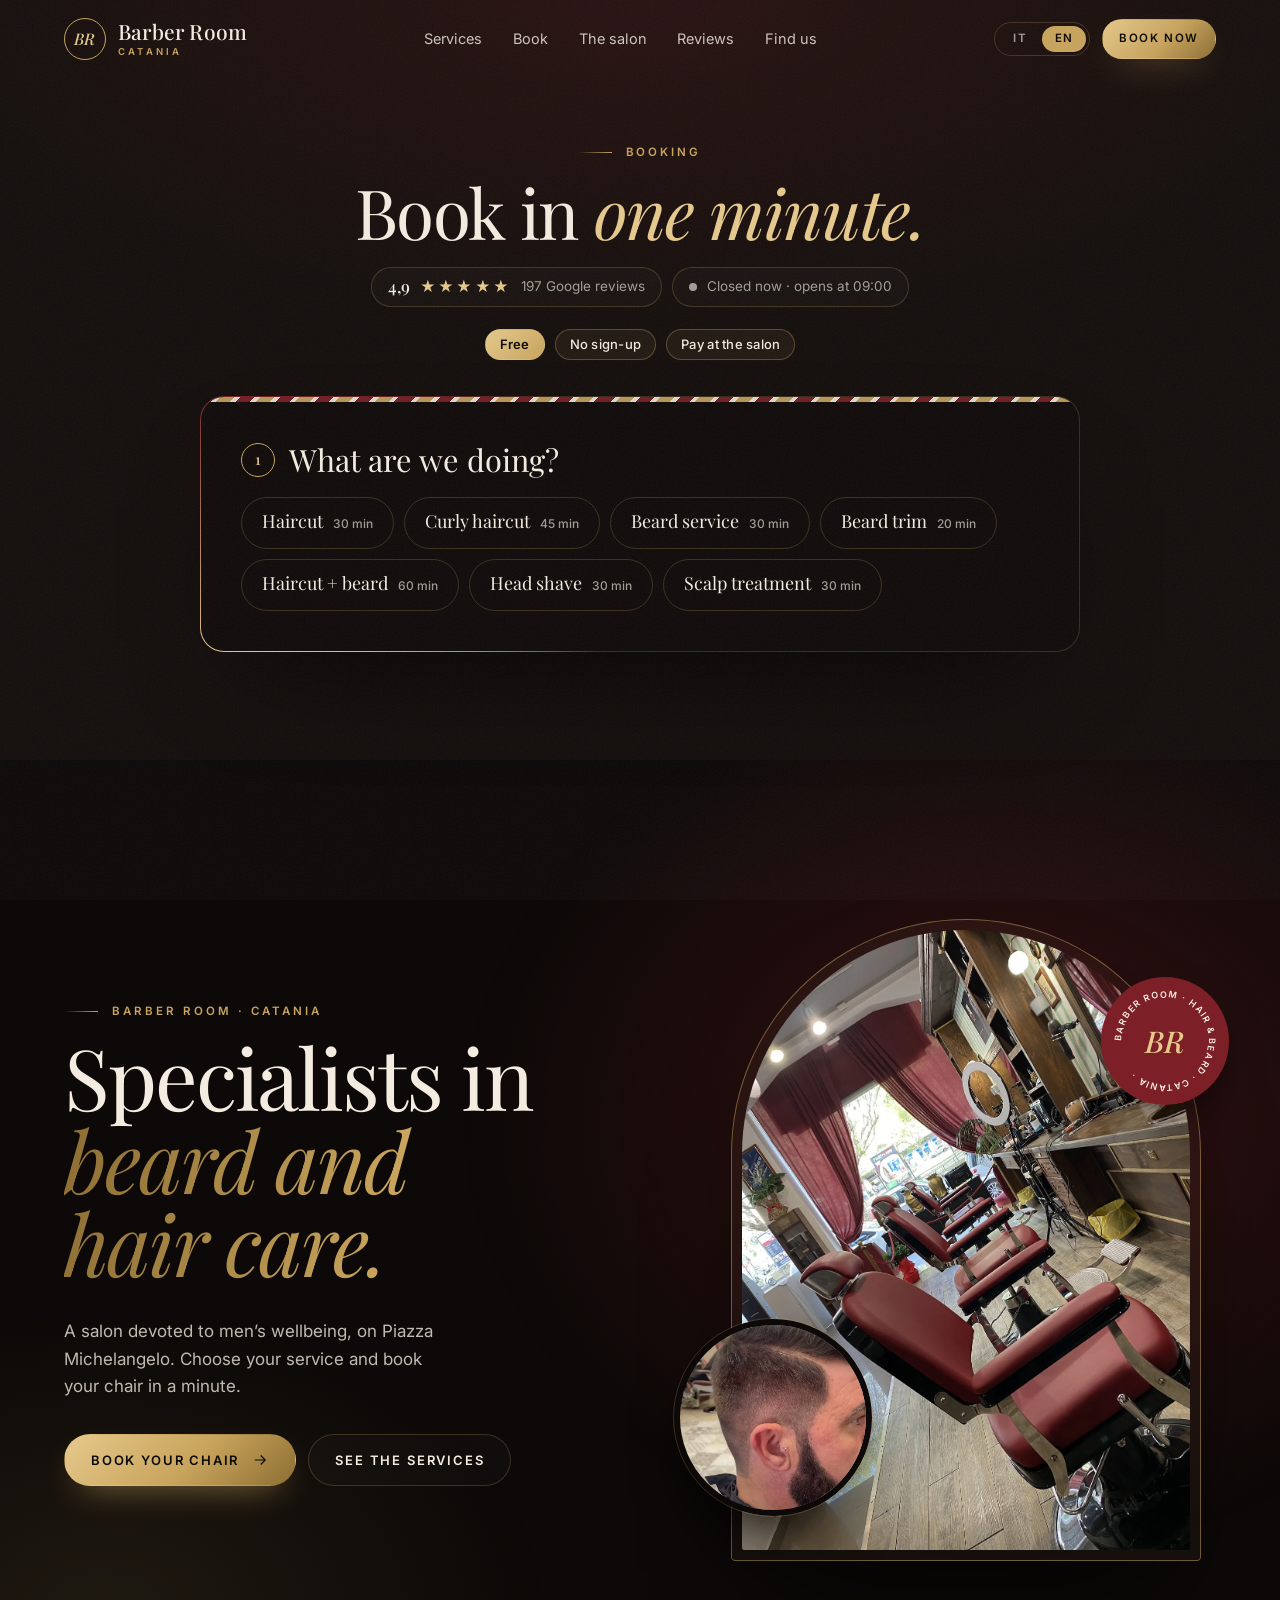
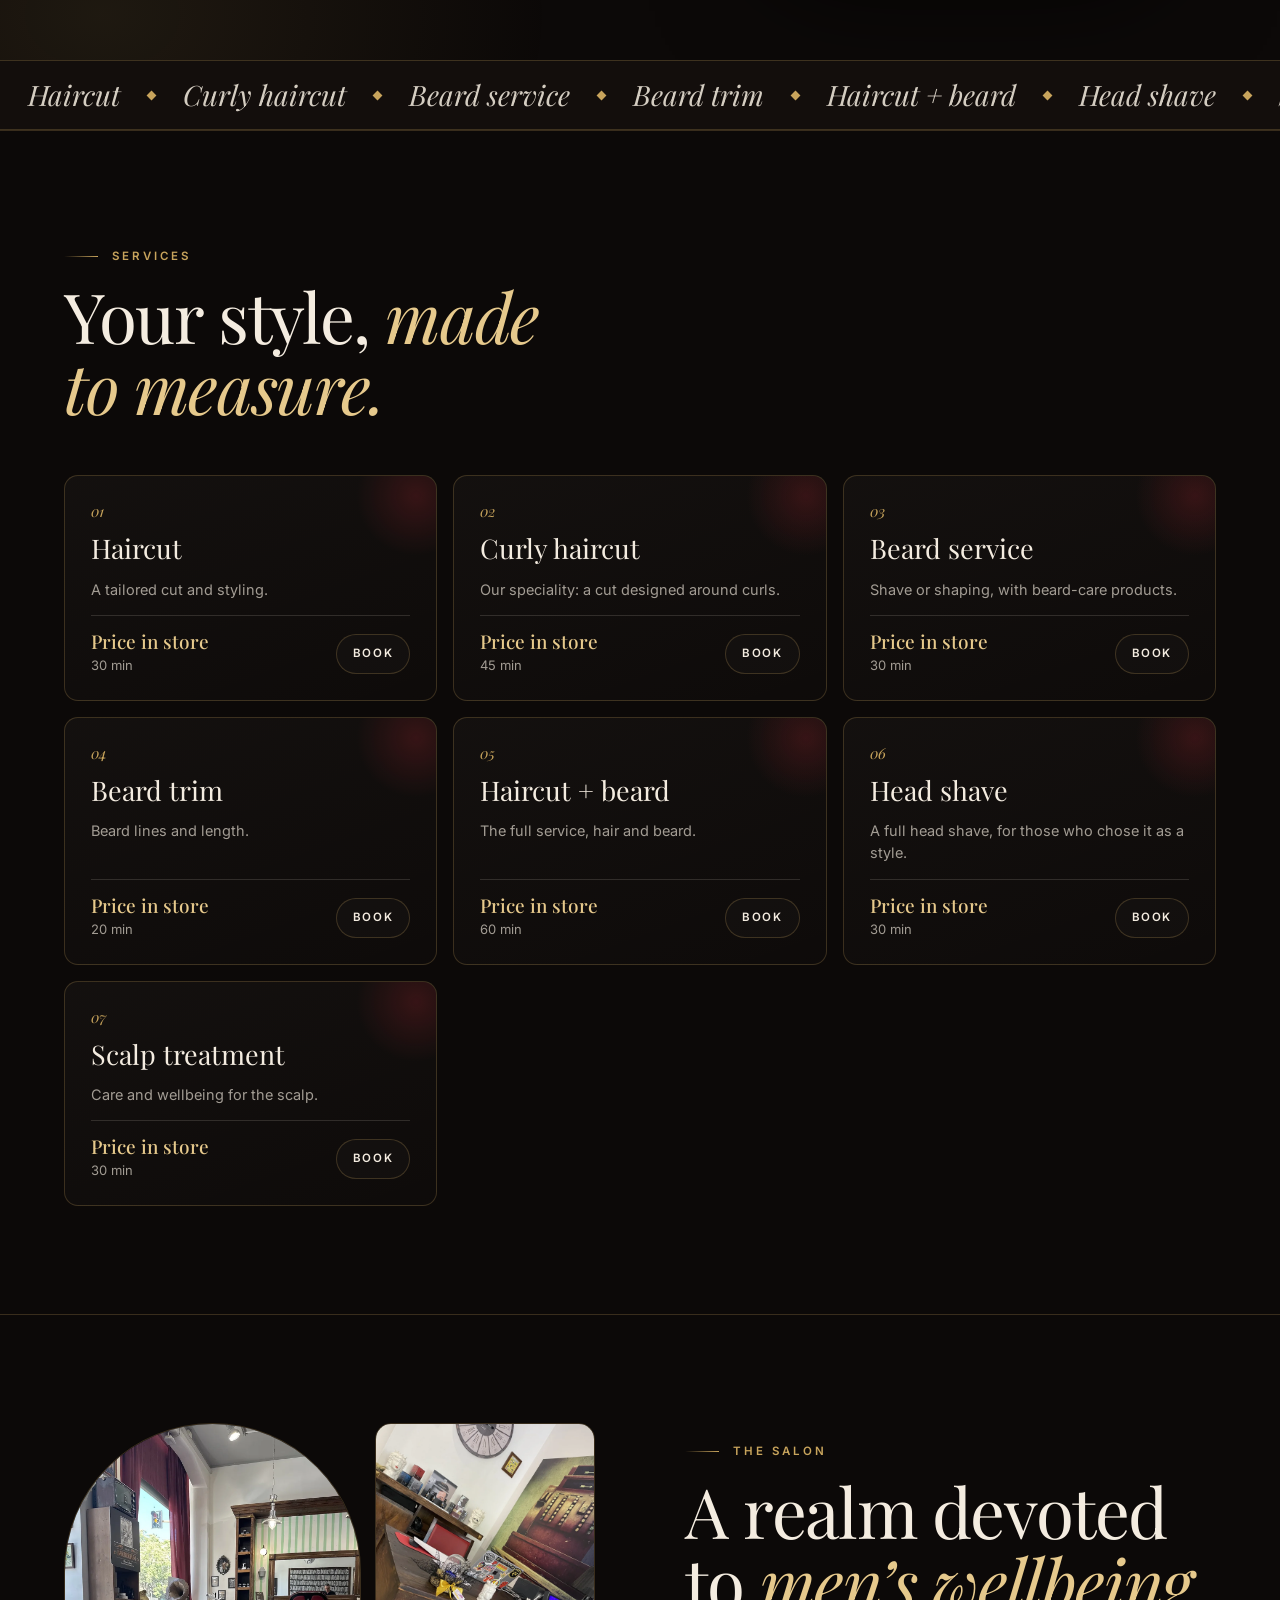
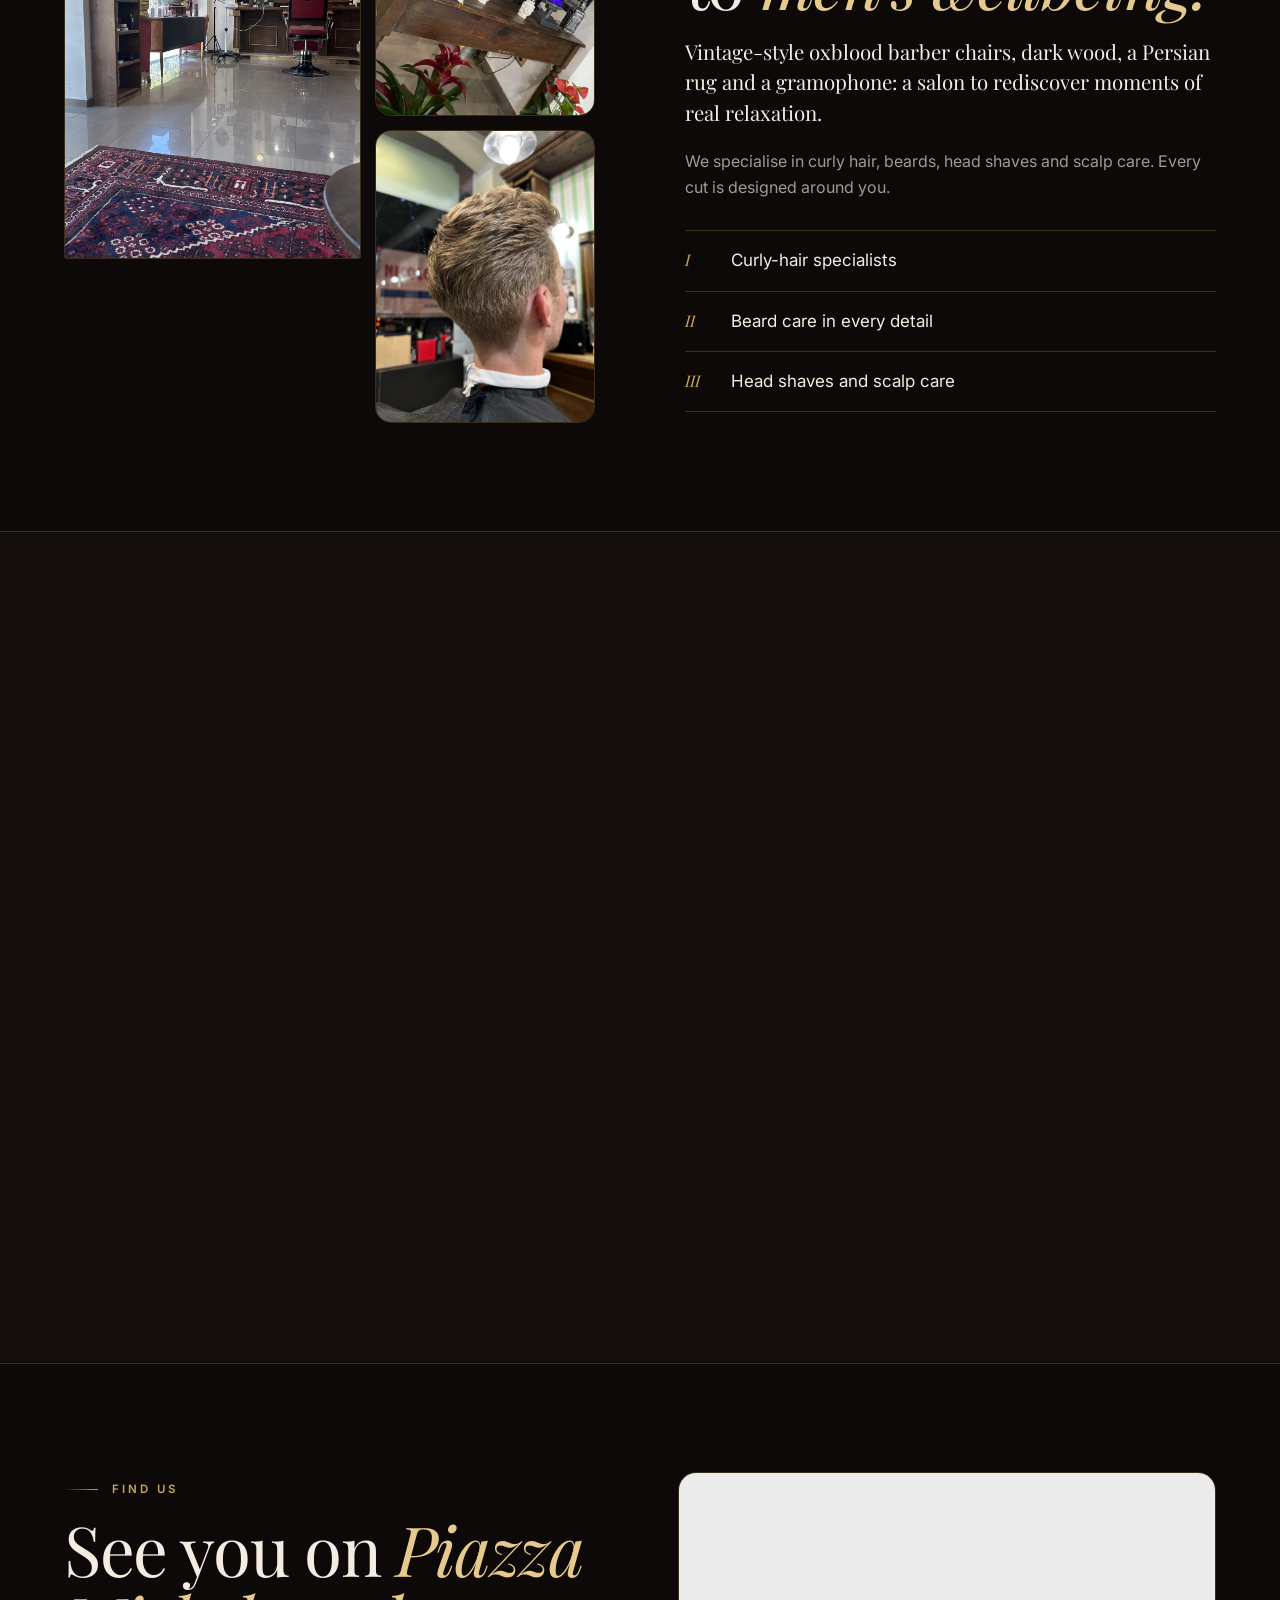
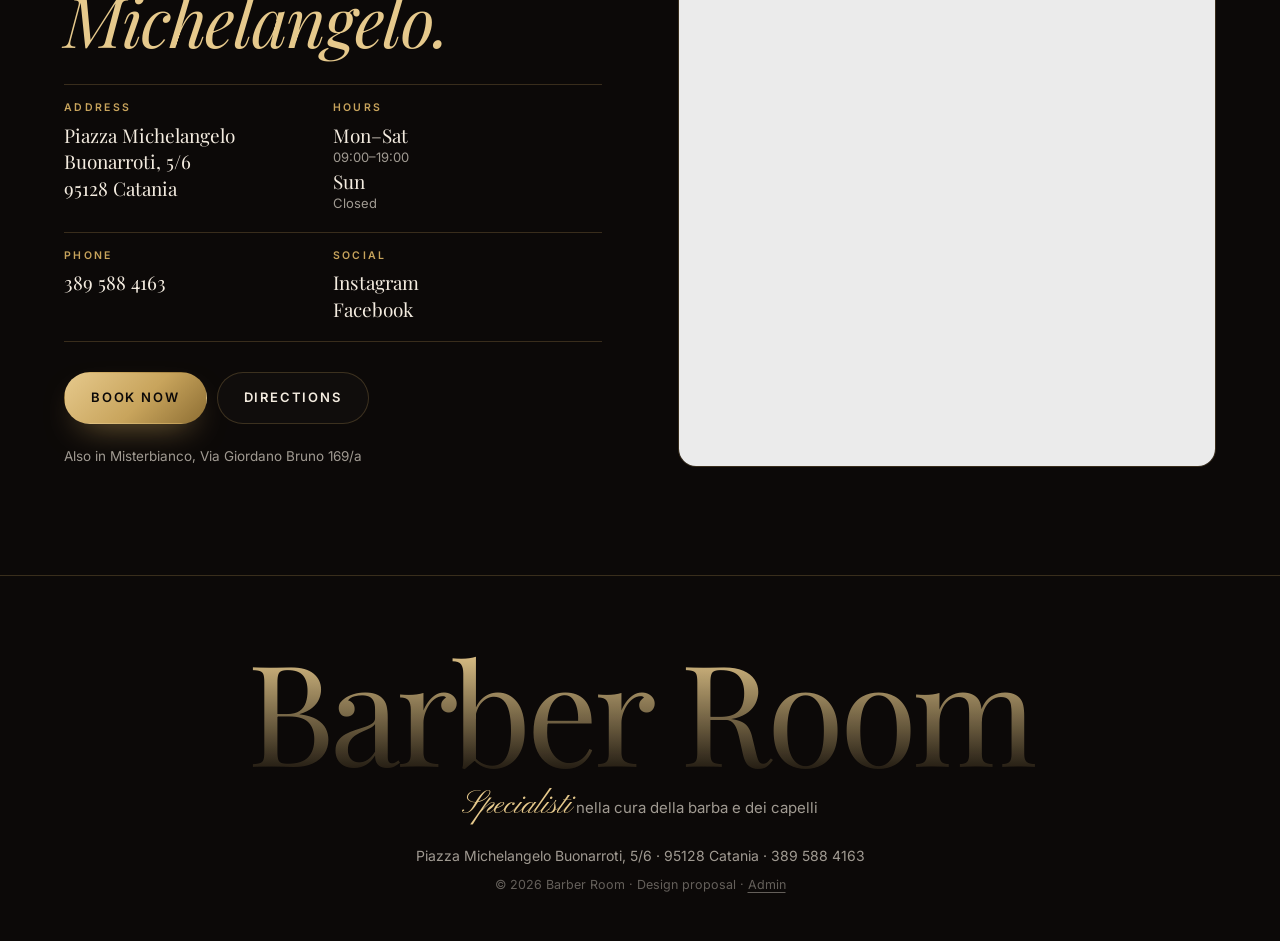
<file: index.html>
<!doctype html>
<html lang="it">
<head>
<meta charset="utf-8">
<meta name="viewport" content="width=device-width, initial-scale=1, viewport-fit=cover">
<meta name="format-detection" content="telephone=no">
<title>Barber Room Catania — Barbiere a Piazza Michelangelo | Prenota online</title>
<meta name="description" content="Barber Room Catania: specialisti nella cura della barba e dei capelli, esperti del capello riccio. Piazza Michelangelo Buonarroti 5/6. Prenota il tuo appuntamento online in un minuto.">
<!-- Design proposal: kept out of search engines until the owner approves it. -->
<meta name="robots" content="noindex">
<meta name="theme-color" content="#0c0908">
<meta property="og:type" content="website">
<meta property="og:title" content="Barber Room Catania — Prenota online">
<meta property="og:description" content="Specialisti nella cura della barba e dei capelli. Prenota il tuo posto in un minuto.">
<meta property="og:image" content="assets/img/og.jpg">
<link rel="icon" href="assets/img/favicon.svg" type="image/svg+xml">
<link rel="preconnect" href="https://fonts.googleapis.com">
<link rel="preconnect" href="https://fonts.gstatic.com" crossorigin>
<link href="https://fonts.googleapis.com/css2?family=Inter:wght@400;500;600&family=Pinyon+Script&family=Playfair+Display:ital,wght@0,400;0,500;1,400;1,500&display=swap" rel="stylesheet">
<link rel="preload" as="image" href="assets/img/poltrone.webp">
<link rel="stylesheet" href="assets/css/base.css">
<link rel="stylesheet" href="assets/css/site.css">
</head>
<body>
<div class="grain" aria-hidden="true"></div>

<header class="nav" id="nav">
  <a class="brand" href="#top" aria-label="Barber Room">
    <span class="brand__mark">BR</span>
    <span class="brand__name">Barber Room<small>Catania</small></span>
  </a>
  <nav class="nav__links" id="navLinks">
    <a href="#servizi" data-t="nav_services">Servizi</a>
    <a href="#prenota" data-t="nav_book">Prenota</a>
    <a href="#salone" data-t="nav_salon">Il salone</a>
    <a href="#recensioni" data-t="nav_reviews">Recensioni</a>
    <a href="#dove" data-t="nav_where">Dove siamo</a>
  </nav>
  <div class="nav__side">
    <div class="lang" role="group" aria-label="Lingua / Language"><button type="button" data-lang="it">IT</button><button type="button" data-lang="en">EN</button></div>
    <a class="btn btn--gold btn--sm nav__cta" href="#prenota" data-t="nav_cta">Prenota ora</a>
    <button class="burger" id="burger" type="button" aria-label="Menu" aria-expanded="false"><span></span><span></span></button>
  </div>
</header>

<main id="top">

  <!-- ============ Booking ============ -->
  <section class="block block--book block--first" id="prenota">
    <div class="wrap">
      <header class="head">
        <p class="kicker"><span class="kicker__line"></span><span data-t="book_kicker">Prenotazione</span></p>
        <h2 data-t-html="book_title"></h2>
        <div class="book__chips">
          <a class="chip" id="ratingChip" target="_blank" rel="noopener"><b>4,9</b><span class="stars" style="--v:4.9"></span><span id="ratingCount"></span></a>
          <span class="chip chip--status" id="openChip"></span>
        </div>
        <ul class="free-row">
          <li><span data-t="free_1"></span></li>
          <li><span data-t="free_2"></span></li>
          <li><span data-t="free_3"></span></li>
        </ul>
      </header>

      <!-- One screen: tap a service, tap a time, leave a name and a number. -->
      <div class="booker" id="booker">
        <div class="bk" id="bkFlow">
          <div class="bk__row">
            <h3 class="bk__q"><b>1</b><span data-t="q_service"></span></h3>
            <div class="chips" id="svcChips"></div>
          </div>

          <div class="bk__row" id="rowWhen" hidden>
            <h3 class="bk__q"><b>2</b><span data-t="q_when"></span></h3>
            <button class="first" type="button" id="firstFree" hidden><span class="first__dot"></span><span data-t="first_free"></span><b id="firstFreeLabel"></b></button>
            <div class="days">
              <button class="days__arrow" type="button" id="daysPrev" aria-label="‹"><svg viewBox="0 0 24 24" fill="none" stroke="currentColor" stroke-width="1.6"><path d="M15 6l-6 6 6 6"/></svg></button>
              <div class="days__strip" id="dayStrip"></div>
              <button class="days__arrow" type="button" id="daysNext" aria-label="›"><svg viewBox="0 0 24 24" fill="none" stroke="currentColor" stroke-width="1.6"><path d="M9 6l6 6-6 6"/></svg></button>
            </div>
            <div id="slots"></div>
          </div>

          <form class="bk__row" id="rowWho" hidden novalidate>
            <h3 class="bk__q"><b>3</b><span data-t="q_who"></span></h3>
            <div class="form-grid">
              <label class="field"><span data-t="f_name"></span><input class="input" name="name" autocomplete="name" required enterkeyhint="next"></label>
              <label class="field"><span data-t="f_phone"></span><input class="input" name="phone" type="tel" autocomplete="tel" inputmode="tel" required placeholder="+39 3xx xxx xxxx" enterkeyhint="done"></label>
            </div>
            <details class="more">
              <summary data-t="add_more"></summary>
              <div class="form-grid">
                <label class="field"><span data-t="f_email"></span><input class="input" name="email" type="email" autocomplete="email"></label>
                <label class="field"><span data-t="f_note"></span><input class="input" name="note"></label>
              </div>
            </details>
            <button class="btn btn--gold btn--book" type="submit" id="bookBtn"><span data-t="book_cta"></span><small id="bookWhat"></small></button>
            <p class="form-error" id="formError" role="alert"></p>
            <p class="fine" data-t="privacy_note"></p>
          </form>
        </div>

        <div class="done" id="done" hidden>
          <div class="done__tick" aria-hidden="true"><svg viewBox="0 0 52 52"><circle cx="26" cy="26" r="24"/><path d="M15 27l7 7 15-16"/></svg></div>
          <h3 class="done__title" data-t="done_title"></h3>
          <p class="done__lead" id="doneLead"></p>
          <p class="done__free" data-t="done_free"></p>
          <div class="done__actions">
            <a class="btn btn--gold" id="icsLink" download="barber-room.ics"><span data-t="done_calendar"></span></a>
            <a class="btn btn--line" id="waLink" target="_blank" rel="noopener"><span data-t="done_whatsapp"></span></a>
          </div>
          <p class="done__small" id="doneChange"></p>
          <button class="btn btn--ghost" type="button" id="newBooking" data-t="done_new"></button>
        </div>
      </div>
    </div>
  </section>

  <!-- ============ Hero ============ -->
  <section class="hero">
    <div class="hero__glow" aria-hidden="true"></div>
    <div class="hero__text">
      <p class="kicker rise" style="--d:.05s"><span class="kicker__line"></span><span data-t="hero_kicker">Barber Room · Catania</span></p>
      <h1 class="hero__title rise" style="--d:.15s"><span data-t="hero_title_a">Specialisti nella cura</span> <em data-t="hero_title_b">della barba e dei capelli.</em></h1>
      <p class="hero__lead rise" style="--d:.3s" data-t="hero_lead"></p>
      <div class="hero__cta rise" style="--d:.42s">
        <a class="btn btn--gold" href="#prenota"><span data-t="hero_book">Prenota il tuo posto</span><svg viewBox="0 0 24 24" fill="none" stroke="currentColor" stroke-width="1.6"><path d="M5 12h14M13 6l6 6-6 6"/></svg></a>
        <a class="btn btn--line" href="#servizi" data-t="hero_services">Vedi i servizi</a>
      </div>
    </div>
    <div class="hero__art rise" style="--d:.2s">
      <figure class="arch"><img src="assets/img/poltrone.webp" alt="Le poltrone rosso bordeaux di Barber Room" width="1200" height="1600" fetchpriority="high"></figure>
      <figure class="medal"><img src="assets/img/sfumatura.webp" alt="Sfumatura e barba" width="720" height="720"></figure>
      <span class="seal" aria-hidden="true"><svg viewBox="0 0 120 120"><defs><path id="ring" d="M60,60 m-45,0 a45,45 0 1,1 90,0 a45,45 0 1,1 -90,0"/></defs><text><textPath href="#ring">BARBER ROOM · HAIR &amp; BEARD · CATANIA · </textPath></text></svg><i>BR</i></span>
    </div>
  </section>

  <div class="ribbon" aria-hidden="true"><div class="ribbon__track" id="ribbon"></div></div>

  <!-- ============ Services ============ -->
  <section class="block" id="servizi">
    <div class="wrap">
      <header class="head">
        <p class="kicker"><span class="kicker__line"></span><span data-t="services_kicker">I servizi</span></p>
        <h2 data-t-html="services_title"></h2>
      </header>
      <div class="services" id="serviceGrid"></div>
    </div>
  </section>


  <!-- ============ Salon ============ -->
  <section class="block" id="salone">
    <div class="wrap salon">
      <div class="salon__art">
        <figure class="salon__a reveal"><img src="assets/img/salone.webp" alt="Il salone, con il tappeto persiano e il grammofono" loading="lazy" width="1200" height="1600"></figure>
        <figure class="salon__b reveal"><img src="assets/img/reception.webp" alt="Il bancone d’ingresso in legno" loading="lazy" width="1200" height="1600"></figure>
        <figure class="salon__c reveal"><img src="assets/img/taglio.webp" alt="Un taglio sfumato visto da dietro" loading="lazy" width="1200" height="1600"></figure>
      </div>
      <div class="salon__text reveal">
        <p class="kicker"><span class="kicker__line"></span><span data-t="salon_kicker">Il salone</span></p>
        <h2 data-t-html="salon_title"></h2>
        <p class="lede" data-t="salon_lead"></p>
        <p data-t="salon_p"></p>
        <ul class="pillars">
          <li><b>I</b><span data-t="pillar_1"></span></li>
          <li><b>II</b><span data-t="pillar_2"></span></li>
          <li><b>III</b><span data-t="pillar_3"></span></li>
        </ul>
      </div>
    </div>
  </section>

  <!-- ============ Reviews ============ -->
  <section class="block block--reviews" id="recensioni">
    <div class="wrap reviews">
      <div class="score reveal">
        <p class="kicker"><span class="kicker__line"></span><span data-t="reviews_kicker">Dicono di noi</span></p>
        <h2 id="reviewsTitle"></h2>
        <div class="score__big"><b>4,9</b><span class="stars" style="--v:4.9"></span></div>
        <ol class="bars" id="bars"></ol>
        <a class="btn btn--line" id="reviewsLink" target="_blank" rel="noopener" data-t="reviews_all"></a>
      </div>
      <div class="quotes reveal">
        <figure class="quote"><span class="stars" style="--v:5"></span><blockquote>Barbieri molto simpatici e competenti, soprattutto nel tagliare i capelli ricci.</blockquote><figcaption>Google</figcaption></figure>
        <figure class="quote"><span class="stars" style="--v:5"></span><blockquote>Ottimo servizio, super gentili e preparati in tutto, lo consiglio tanto ✌️</blockquote><figcaption>Google</figcaption></figure>
        <figure class="quote"><span class="stars" style="--v:5"></span><blockquote>Ho trovato il mio barbiere fisso!</blockquote><figcaption>Google</figcaption></figure>
        <figure class="quote"><span class="stars" style="--v:5"></span><blockquote>Esperienza davvero eccellente!</blockquote><figcaption>Google</figcaption></figure>
      </div>
    </div>
  </section>

  <!-- ============ Where ============ -->
  <section class="block" id="dove">
    <div class="wrap where">
      <div class="where__info reveal">
        <p class="kicker"><span class="kicker__line"></span><span data-t="where_kicker">Dove siamo</span></p>
        <h2 data-t-html="where_title"></h2>
        <dl class="facts">
          <div><dt data-t="address"></dt><dd>Piazza Michelangelo Buonarroti, 5/6<br>95128 Catania</dd></div>
          <div><dt data-t="hours"></dt><dd id="hoursList"></dd></div>
          <div><dt data-t="phone"></dt><dd><a href="tel:+393895884163">389 588 4163</a></dd></div>
          <div><dt data-t="social"></dt><dd><a href="https://www.instagram.com/barber.room_catania/" target="_blank" rel="noopener">Instagram</a><br><a href="https://www.facebook.com/barberroomcatania/" target="_blank" rel="noopener">Facebook</a></dd></div>
        </dl>
        <div class="where__cta">
          <a class="btn btn--gold" href="#prenota" data-t="nav_cta"></a>
          <a class="btn btn--line" id="dirLink" target="_blank" rel="noopener" data-t="directions"></a>
        </div>
        <p class="where__also" data-t="also_misterbianco"></p>
      </div>
      <div class="map reveal">
        <iframe id="mapFrame" title="Mappa" loading="lazy" referrerpolicy="no-referrer-when-downgrade"></iframe>
        <a class="map__open" id="mapOpen" target="_blank" rel="noopener"><span data-t="open_maps"></span></a>
      </div>
    </div>
  </section>
</main>

<footer class="foot">
  <div class="foot__name">Barber Room</div>
  <p class="foot__tag"><span class="foot__script">Specialisti</span> <span>nella cura della barba e dei capelli</span></p>
  <p class="foot__line">Piazza Michelangelo Buonarroti, 5/6 · 95128 Catania · <a href="tel:+393895884163">389 588 4163</a></p>
  <p class="foot__small">© <span id="year"></span> Barber Room · <span data-t="footer_proposal"></span> · <a href="admin.html">Admin</a></p>
</footer>

<nav class="dock" aria-label="Azioni rapide">
  <a class="dock__main" href="#prenota"><svg viewBox="0 0 24 24" fill="none" stroke="currentColor" stroke-width="1.6"><rect x="3.5" y="5" width="17" height="15" rx="2"/><path d="M3.5 10h17M8 3v4M16 3v4"/></svg><span data-t="dock_book"></span></a>
  <a href="tel:+393895884163"><svg viewBox="0 0 24 24" fill="none" stroke="currentColor" stroke-width="1.6"><path d="M5 4h4l2 5-2.5 1.5a11 11 0 0 0 5 5L15 13l5 2v4a1 1 0 0 1-1 1A16 16 0 0 1 4 5a1 1 0 0 1 1-1z"/></svg><span data-t="dock_call"></span></a>
  <a id="dockMap" target="_blank" rel="noopener"><svg viewBox="0 0 24 24" fill="none" stroke="currentColor" stroke-width="1.6"><path d="M12 21s-7-6.2-7-11.5A7 7 0 0 1 19 9.5C19 14.8 12 21 12 21z"/><circle cx="12" cy="9.5" r="2.5"/></svg><span data-t="dock_map"></span></a>
</nav>

<div class="toast" id="toast" role="status"></div>
<script type="module" src="assets/js/site.js"></script>
</body>
</html>
</file>
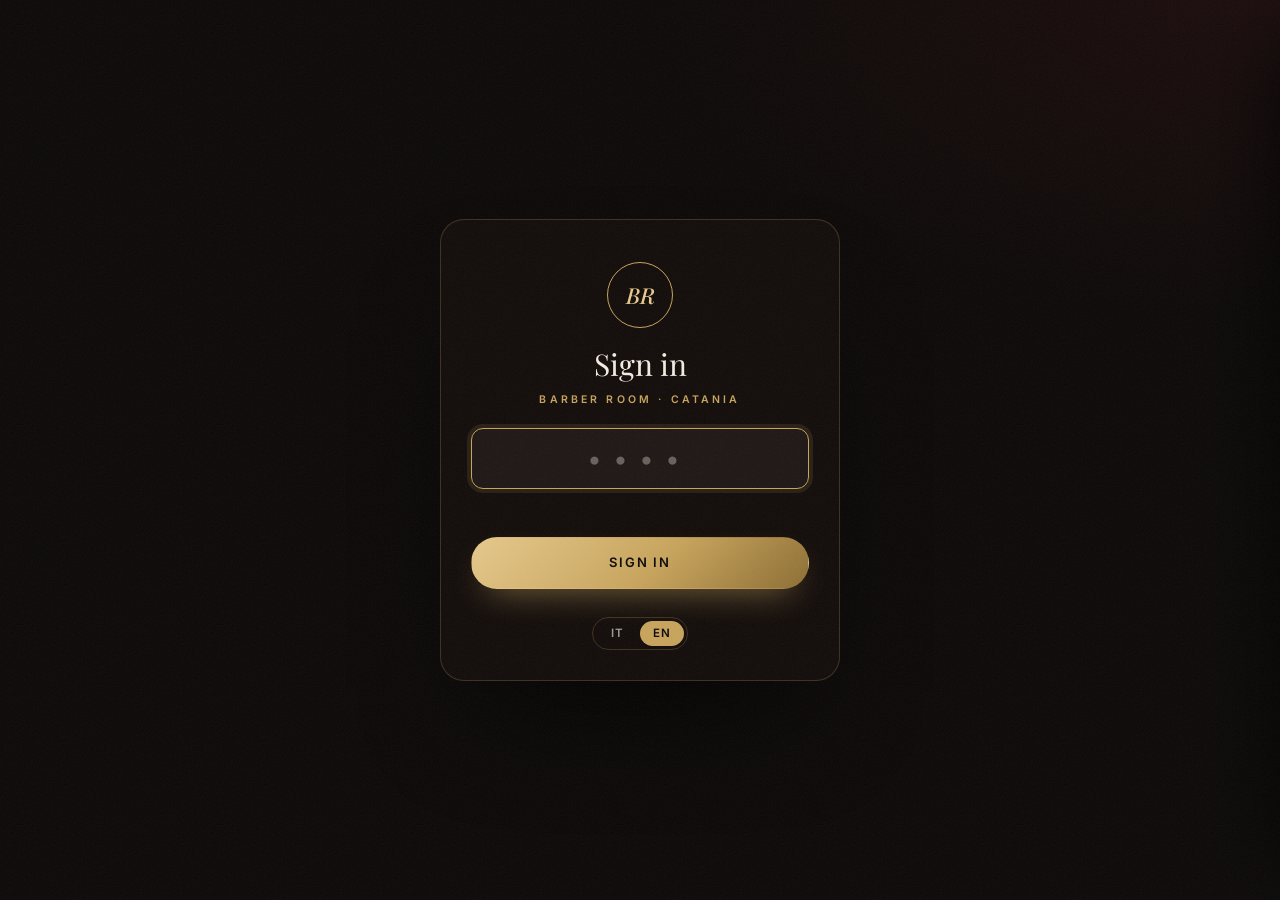
<file: admin.html>
<!doctype html>
<html lang="it">
<head>
<meta charset="utf-8">
<meta name="viewport" content="width=device-width, initial-scale=1, viewport-fit=cover">
<meta name="robots" content="noindex, nofollow">
<meta name="theme-color" content="#0c0908">
<title>Barber Room — Pannello</title>
<link rel="icon" href="assets/img/favicon.svg" type="image/svg+xml">
<link rel="manifest" href="admin.webmanifest">
<link rel="apple-touch-icon" href="assets/img/icon-192.png">
<meta name="apple-mobile-web-app-capable" content="yes">
<meta name="apple-mobile-web-app-status-bar-style" content="black-translucent">
<link rel="preconnect" href="https://fonts.googleapis.com">
<link rel="preconnect" href="https://fonts.gstatic.com" crossorigin>
<link href="https://fonts.googleapis.com/css2?family=Inter:wght@400;500;600&family=Playfair+Display:ital,wght@0,400;0,500;1,400&display=swap" rel="stylesheet">
<link rel="stylesheet" href="assets/css/base.css">
<link rel="stylesheet" href="assets/css/admin.css">
</head>
<body>
<div class="grain" aria-hidden="true"></div>

<!-- Sign in -->
<section class="login" id="login" hidden>
  <form class="login__card" id="loginForm">
    <span class="login__mark">BR</span>
    <h1 data-t="a_login_title"></h1>
    <p class="login__sub">Barber Room · Catania</p>
    <div id="loginFields"></div>
    <p class="login__err" id="loginErr" role="alert"></p>
    <button class="btn btn--gold" type="submit" data-t="a_login_go"></button>
    <p class="login__hint" id="loginHint"></p>
    <div class="lang" role="group" aria-label="Lingua / Language"><button type="button" data-lang="it">IT</button><button type="button" data-lang="en">EN</button></div>
  </form>
</section>

<!-- The panel -->
<div class="app" id="app" hidden>
  <aside class="side">
    <a class="side__brand" href="index.html" target="_blank" rel="noopener"><span>BR</span><b>Barber Room<small data-t="a_title"></small></b></a>
    <nav class="tabs" id="tabs">
      <button type="button" data-view="today"><svg viewBox="0 0 24 24"><circle cx="12" cy="12" r="8.5"/><path d="M12 7.5V12l3 2"/></svg><span data-t="a_today"></span></button>
      <button type="button" data-view="agenda"><svg viewBox="0 0 24 24"><rect x="3.5" y="5" width="17" height="15" rx="2"/><path d="M3.5 10h17M8 3v4M16 3v4"/></svg><span data-t="a_agenda"></span></button>
      <button type="button" data-view="clients"><svg viewBox="0 0 24 24"><circle cx="9" cy="8.5" r="3.5"/><path d="M2.5 19.5a6.5 6.5 0 0 1 13 0M16 5.5a3.5 3.5 0 0 1 0 7M21.5 19.5A6.5 6.5 0 0 0 17 13.4"/></svg><span data-t="a_clients"></span></button>
      <button type="button" data-view="settings"><svg viewBox="0 0 24 24"><circle cx="12" cy="12" r="3"/><path d="M19.4 15a1.7 1.7 0 0 0 .3 1.8l.1.1a2 2 0 1 1-2.8 2.8l-.1-.1a1.7 1.7 0 0 0-1.8-.3 1.7 1.7 0 0 0-1 1.5V21a2 2 0 1 1-4 0v-.1a1.7 1.7 0 0 0-1.1-1.5 1.7 1.7 0 0 0-1.8.3l-.1.1a2 2 0 1 1-2.8-2.8l.1-.1a1.7 1.7 0 0 0 .3-1.8 1.7 1.7 0 0 0-1.5-1H3a2 2 0 1 1 0-4h.1a1.7 1.7 0 0 0 1.5-1.1 1.7 1.7 0 0 0-.3-1.8l-.1-.1a2 2 0 1 1 2.8-2.8l.1.1a1.7 1.7 0 0 0 1.8.3H9a1.7 1.7 0 0 0 1-1.5V3a2 2 0 1 1 4 0v.1a1.7 1.7 0 0 0 1 1.5 1.7 1.7 0 0 0 1.8-.3l.1-.1a2 2 0 1 1 2.8 2.8l-.1.1a1.7 1.7 0 0 0-.3 1.8V9a1.7 1.7 0 0 0 1.5 1H21a2 2 0 1 1 0 4h-.1a1.7 1.7 0 0 0-1.5 1z"/></svg><span data-t="a_settings"></span></button>
    </nav>
    <a class="side__qr" href="qr.html" target="_blank" rel="noopener"><img src="assets/img/qr-prenota.svg" alt="" width="44" height="44"><span><b>QR</b><small data-t="a_qr_print"></small></span></a>
    <div class="side__foot">
      <div class="lang" role="group" aria-label="Lingua / Language"><button type="button" data-lang="it">IT</button><button type="button" data-lang="en">EN</button></div>
      <button class="btn btn--ghost btn--sm" type="button" id="logout" data-t="a_logout"></button>
    </div>
  </aside>

  <main class="main">
    <div class="demo" id="demoBar" hidden><span data-t="a_demo_banner"></span><button type="button" id="demoReset" data-t="a_demo_reset"></button></div>
    <header class="top">
      <div class="lang top__lang" role="group" aria-label="Lingua / Language"><button type="button" data-lang="it">IT</button><button type="button" data-lang="en">EN</button></div>
      <div><p class="top__kicker" id="topKicker"></p><h1 class="top__title" id="topTitle"></h1></div>
      <div class="top__actions" id="topActions">
        <button class="btn btn--line btn--sm" type="button" id="blockBtn"><svg viewBox="0 0 24 24" fill="none" stroke="currentColor" stroke-width="1.6"><circle cx="12" cy="12" r="8.5"/><path d="M6 6l12 12"/></svg><span data-t="a_block"></span></button>
        <button class="btn btn--gold btn--sm" type="button" id="newBtn"><svg viewBox="0 0 24 24" fill="none" stroke="currentColor" stroke-width="1.8"><path d="M12 5v14M5 12h14"/></svg><span data-t="a_new_booking"></span></button>
      </div>
    </header>
    <div class="view" id="view"></div>
  </main>
</div>

<!-- Booking details -->
<div class="scrim" id="scrim" hidden></div>
<aside class="drawer" id="drawer" aria-hidden="true"></aside>

<!-- New appointment / block time -->
<dialog class="modal" id="modal"></dialog>

<div class="toast" id="toast" role="status"></div>
<script type="module" src="assets/js/admin.js"></script>
</body>
</html>
</file>
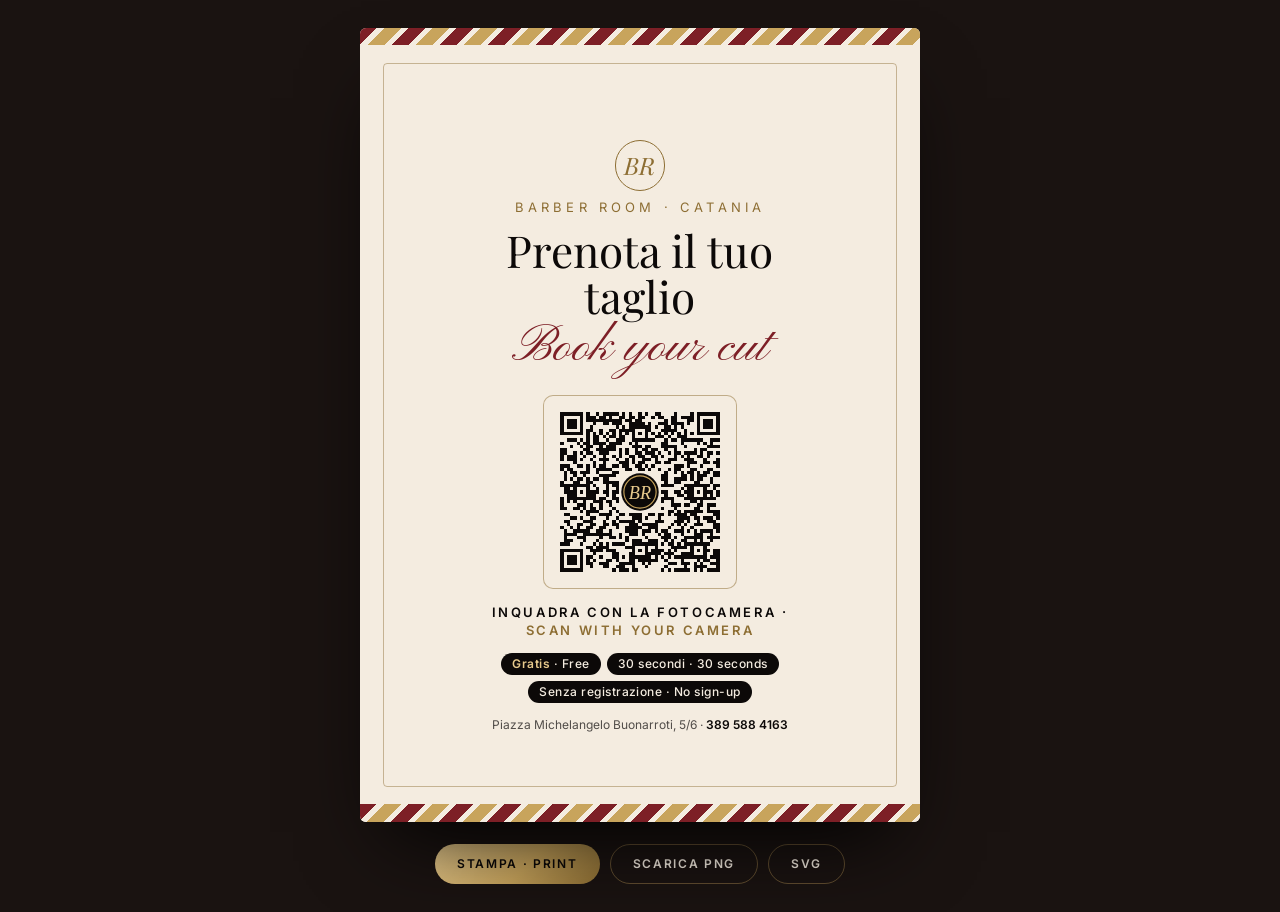
<file: qr.html>
<!doctype html>
<html lang="it">
<head>
<meta charset="utf-8">
<meta name="viewport" content="width=device-width, initial-scale=1">
<title>Barber Room — QR prenotazioni</title>
<meta name="robots" content="noindex">
<meta name="theme-color" content="#0c0908">
<link rel="icon" href="assets/img/favicon.svg" type="image/svg+xml">
<link rel="preconnect" href="https://fonts.googleapis.com">
<link rel="preconnect" href="https://fonts.gstatic.com" crossorigin>
<link href="https://fonts.googleapis.com/css2?family=Inter:wght@400;500;600&family=Pinyon+Script&family=Playfair+Display:ital,wght@0,400;0,500;1,400;1,500&display=swap" rel="stylesheet">
<style>
  /* A counter card for the salon: print it on A5, or show it on a phone. */
  :root { --ink: #0c0908; --blood: #7d1f26; --gold: #c8a45c; --gold-deep: #8d6e33; --cream: #f4ece0; }
  * { box-sizing: border-box; }
  html, body { margin: 0; }
  body { min-height: 100vh; display: grid; place-items: center; gap: 22px; padding: 28px 16px; background: #1a1311; color: var(--ink); font: 400 16px/1.5 'Inter', system-ui, sans-serif; }
  .card { position: relative; width: min(100%, 148mm); aspect-ratio: 148 / 210; overflow: hidden; display: grid; grid-template-rows: auto auto 1fr auto auto; justify-items: center; text-align: center;
    padding: 9% 9% 7%; background: var(--cream); border-radius: 6px; box-shadow: 0 40px 80px -30px #000; }
  .card::before, .card::after { content: ''; position: absolute; left: 0; right: 0; height: 2.2%; background: repeating-linear-gradient(135deg, var(--blood) 0 12px, var(--cream) 12px 17px, var(--gold) 17px 29px, var(--cream) 29px 34px); }
  .card::before { top: 0; } .card::after { bottom: 0; }
  .frame { position: absolute; inset: 4.4% 4%; border: 1px solid rgb(141 110 51 / .45); border-radius: 4px; pointer-events: none; }
  .mono { display: grid; place-items: center; width: 15%; aspect-ratio: 1; border: 1.5px solid var(--gold-deep); border-radius: 50%; font: italic 400 clamp(16px, 4.6vw, 24px)/1 'Playfair Display', serif; color: var(--gold-deep); }
  .name { margin: 3% 0 0; font: 400 clamp(11px, 2.2vw, 13px)/1 'Inter', sans-serif; letter-spacing: .32em; text-transform: uppercase; color: var(--gold-deep); }
  .mid { align-self: center; display: grid; justify-items: center; width: 100%; }
  h1 { margin: 0; font: 400 clamp(26px, 7.4vw, 44px)/1.05 'Playfair Display', serif; }
  h1 em { display: block; font-family: 'Pinyon Script', cursive; font-style: normal; font-size: 1.15em; color: var(--blood); line-height: 1.1; }
  .qr { width: 58%; margin: 6% 0 4%; padding: 3%; background: var(--cream); border: 1px solid rgb(141 110 51 / .5); border-radius: 10px; }
  .qr img { display: block; width: 100%; height: auto; }
  .scan { margin: 0; font: 600 clamp(10px, 2.3vw, 13px)/1.4 'Inter', sans-serif; letter-spacing: .2em; text-transform: uppercase; }
  .scan span { color: var(--gold-deep); }
  .perks { display: flex; flex-wrap: wrap; justify-content: center; gap: 6px; margin: 4% 0 0; padding: 0; list-style: none; }
  .perks li { padding: 5px 11px; border-radius: 99px; background: var(--ink); color: var(--cream); font: 500 clamp(9.5px, 2vw, 12px)/1 'Inter', sans-serif; letter-spacing: .04em; }
  .perks li b { color: #e6c98c; font-weight: 600; }
  .foot { margin: 0; font-size: clamp(10px, 2vw, 12px); color: rgb(12 9 8 / .7); }
  .foot b { color: var(--ink); font-weight: 600; }
  .bar { display: flex; flex-wrap: wrap; justify-content: center; gap: 10px; }
  .bar a, .bar button { all: unset; cursor: pointer; padding: 13px 22px; border-radius: 99px; font: 600 12px/1 'Inter', sans-serif; letter-spacing: .14em; text-transform: uppercase; }
  .bar .gold { background: linear-gradient(135deg, #e6c98c, var(--gold) 55%, var(--gold-deep)); color: var(--ink); }
  .bar .line { border: 1px solid rgb(200 164 92 / .4); color: var(--cream); }
  @page { size: A5; margin: 0; }
  @media print {
    body { display: block; min-height: 0; padding: 0; background: #fff; }
    .card { width: 148mm; height: 210mm; border-radius: 0; box-shadow: none; -webkit-print-color-adjust: exact; print-color-adjust: exact; }
    .bar { display: none; }
  }
</style>
</head>
<body>
  <article class="card">
    <div class="frame"></div>
    <div class="mono">BR</div>
    <p class="name">Barber Room · Catania</p>
    <div class="mid">
      <h1>Prenota il tuo taglio <em>Book your cut</em></h1>
      <div class="qr"><img src="assets/img/qr-prenota.svg" alt="QR code: souheilcharefkhoudja.github.io/barber-room-catania"></div>
      <p class="scan">Inquadra con la fotocamera · <span>Scan with your camera</span></p>
      <ul class="perks">
        <li><b>Gratis</b> · Free</li>
        <li>30 secondi · 30 seconds</li>
        <li>Senza registrazione · No sign-up</li>
      </ul>
    </div>
    <p class="foot">Piazza Michelangelo Buonarroti, 5/6 · <b>389 588 4163</b></p>
  </article>
  <div class="bar">
    <button class="gold" type="button" onclick="print()">Stampa · Print</button>
    <a class="line" href="assets/img/qr-prenota.png" download="barber-room-qr.png">Scarica PNG</a>
    <a class="line" href="assets/img/qr-prenota.svg" download="barber-room-qr.svg">SVG</a>
  </div>
</body>
</html>
</file>
<file: assets/css/base.css>
/* Barber Room — shared by the website and the admin panel.
   Warm black and walnut, oxblood from the chairs and curtains, antique gold from the shop's own card. */
:root {
  --ink-950: #0c0908;
  --ink-900: #130e0c;
  --ink-850: #1a1311;
  --ink-800: #221916;
  --ink-700: #2e2420;
  --oxblood: #7d1f26;
  --oxblood-bright: #a32c35;
  --oxblood-rgb: 125 31 38;
  --gold: #c8a45c;
  --gold-bright: #e6c98c;
  --gold-deep: #8d6e33;
  --gold-rgb: 200 164 92;
  --cream: #f4ece0;
  --cream-rgb: 244 236 224;
  --muted: rgb(var(--cream-rgb) / .64);
  --faint: rgb(var(--cream-rgb) / .14);
  --hair: rgb(var(--gold-rgb) / .24);
  --ok: #7fcf9a;
  --warn: #e7b25b;
  --bad: #e07a7a;
  --display: 'Playfair Display', 'Bodoni 72', Didot, Georgia, serif;
  --body: 'Inter', 'Segoe UI', system-ui, sans-serif;
  --script: 'Pinyon Script', 'Snell Roundhand', cursive;
  --ease: cubic-bezier(.77, 0, .18, 1);
  --ease-out: cubic-bezier(.16, 1, .3, 1);
  --radius: 14px;
  --gutter: max(clamp(20px, 5vw, 72px), env(safe-area-inset-left), env(safe-area-inset-right));
  color-scheme: dark;
}
*, *::before, *::after { box-sizing: border-box; }
html { -webkit-text-size-adjust: 100%; scroll-behavior: smooth; }
body { margin: 0; background: var(--ink-950); color: var(--cream); font: 400 16px/1.6 var(--body); -webkit-font-smoothing: antialiased; }
[hidden] { display: none !important; }
img { display: block; max-width: 100%; }
a { color: inherit; text-decoration: none; }
button { font: inherit; color: inherit; }
::selection { background: var(--gold); color: var(--ink-950); }
:focus-visible { outline: 2px solid var(--gold-bright); outline-offset: 3px; }

/* A film of grain over everything, so flat colours feel like paper and leather rather than screen. */
.grain { position: fixed; inset: 0; z-index: 90; pointer-events: none; opacity: .06;
  background-image: url("data:image/svg+xml,%3Csvg xmlns='http://www.w3.org/2000/svg' width='200' height='200'%3E%3Cfilter id='n'%3E%3CfeTurbulence type='fractalNoise' baseFrequency='.9' numOctaves='2' stitchTiles='stitch'/%3E%3C/filter%3E%3Crect width='100%25' height='100%25' filter='url(%23n)'/%3E%3C/svg%3E"); }

/* ---------- Buttons ---------- */
.btn {
  display: inline-flex; align-items: center; justify-content: center; gap: 12px; min-height: 52px; padding: 0 26px;
  border: 1px solid transparent; border-radius: 999px; cursor: pointer; white-space: nowrap;
  font: 600 13px/1 var(--body); letter-spacing: .14em; text-transform: uppercase;
  transition: transform .5s var(--ease-out), background .35s, color .35s, border-color .35s, box-shadow .5s, opacity .3s;
  -webkit-tap-highlight-color: transparent;
}
.btn:active { transform: scale(.98); }
.btn--gold { background: linear-gradient(135deg, var(--gold-bright), var(--gold) 55%, var(--gold-deep)); color: var(--ink-950); box-shadow: 0 14px 34px -16px rgb(var(--gold-rgb) / .8); }
.btn--gold:hover { box-shadow: 0 20px 44px -16px rgb(var(--gold-rgb) / .95); transform: translateY(-2px); }
.btn--blood { background: var(--oxblood); color: var(--cream); box-shadow: 0 14px 34px -18px rgb(var(--oxblood-rgb) / .9); }
.btn--blood:hover { background: var(--oxblood-bright); transform: translateY(-2px); }
.btn--line { border-color: var(--hair); color: var(--cream); background: rgb(var(--cream-rgb) / .02); }
.btn--line:hover { border-color: var(--gold); color: var(--gold-bright); }
.btn--ghost { color: var(--muted); padding: 0 14px; min-height: 44px; }
.btn--ghost:hover { color: var(--cream); }
.btn[disabled] { opacity: .38; pointer-events: none; }
.btn--sm { min-height: 40px; padding: 0 16px; font-size: 11.5px; }
.btn svg { width: 18px; height: 18px; flex: none; }

/* ---------- Fields ---------- */
.field { display: grid; gap: 8px; }
.field > span { font: 600 11px/1 var(--body); letter-spacing: .16em; text-transform: uppercase; color: var(--muted); }
.input {
  width: 100%; min-height: 52px; padding: 14px 16px; border: 1px solid var(--hair); border-radius: 12px; background: rgb(var(--cream-rgb) / .03);
  color: var(--cream); font: 400 16px/1.3 var(--body); transition: border-color .3s, background .3s, box-shadow .3s;
}
.input::placeholder { color: rgb(var(--cream-rgb) / .35); }
.input:focus { outline: 0; border-color: var(--gold); background: rgb(var(--cream-rgb) / .05); box-shadow: 0 0 0 4px rgb(var(--gold-rgb) / .12); }
textarea.input { min-height: 96px; resize: vertical; }
select.input { appearance: none; background-image: linear-gradient(45deg, transparent 50%, var(--gold) 50%), linear-gradient(135deg, var(--gold) 50%, transparent 50%); background-position: calc(100% - 20px) 50%, calc(100% - 15px) 50%; background-size: 5px 5px; background-repeat: no-repeat; padding-right: 40px; }
.check { display: flex; gap: 12px; align-items: flex-start; cursor: pointer; font-size: 14px; color: var(--muted); }
.check input { appearance: none; flex: none; width: 22px; height: 22px; margin: 1px 0 0; border: 1px solid var(--hair); border-radius: 6px; background: rgb(var(--cream-rgb) / .03); display: grid; place-items: center; cursor: pointer; }
.check input:checked { background: var(--gold); border-color: var(--gold); }
.check input:checked::after { content: ''; width: 6px; height: 11px; border: solid var(--ink-950); border-width: 0 2px 2px 0; transform: translateY(-1px) rotate(45deg); }

/* ---------- Language switch ---------- */
.lang { display: inline-flex; padding: 3px; border: 1px solid var(--hair); border-radius: 999px; }
.lang button { all: unset; cursor: pointer; min-width: 22px; padding: 7px 11px; border-radius: 999px; text-align: center; font: 600 11.5px/1 var(--body); letter-spacing: .12em; color: var(--muted); transition: .3s; }
.lang button.is-on { background: var(--gold); color: var(--ink-950); }

/* ---------- Toast ---------- */
.toast { position: fixed; left: 50%; bottom: calc(24px + env(safe-area-inset-bottom)); z-index: 120; transform: translate(-50%, calc(100% + 60px)); visibility: hidden; padding: 14px 20px; border: 1px solid var(--hair); border-radius: 14px; background: var(--ink-800); box-shadow: 0 24px 60px -20px #000; font-size: 14.5px; transition: transform .6s var(--ease-out); max-width: calc(100vw - 32px); }
.toast.is-on { transform: translate(-50%, 0); visibility: visible; }

.stars { --v: 5; display: inline-block; font-size: 15px; letter-spacing: .14em; line-height: 1; }
.stars::before { content: '★★★★★'; background: linear-gradient(90deg, var(--gold-bright) calc(var(--v) / 5 * 100%), rgb(var(--cream-rgb) / .2) 0); -webkit-background-clip: text; background-clip: text; color: transparent; }

@media (prefers-reduced-motion: reduce) { html { scroll-behavior: auto; } }

/* ---------- Phones ---------- */
@media (max-width: 820px), (pointer: coarse) {
  /* 16px stops iOS from zooming the page when a field is tapped. */
  .input, select, textarea, input[type=text], input[type=number], input[type=time], input[type=date], input[type=tel], input[type=email], input[type=search], input[type=password] { font-size: 16px; }
  .lang button { padding: 12px 13px; }
  html { -webkit-text-size-adjust: 100%; }
  a, button, [role=button] { -webkit-tap-highlight-color: transparent; }
}
</file>
<file: assets/css/site.css>
/* ---------- Layout ---------- */
.wrap { width: min(1240px, 100% - 2 * var(--gutter)); margin-inline: auto; }
.block { position: relative; padding: clamp(84px, 12vh, 150px) 0; border-top: 1px solid var(--hair); }
.head { margin-bottom: clamp(36px, 6vh, 64px); max-width: 760px; }
.kicker { display: inline-flex; align-items: center; gap: 14px; margin: 0 0 18px; font: 600 11.5px/1 var(--body); letter-spacing: .26em; text-transform: uppercase; color: var(--gold); }
.kicker__line { width: 34px; height: 1px; background: linear-gradient(90deg, transparent, var(--gold)); }
h2 { margin: 0; font: 400 clamp(38px, 5.4vw, 78px)/1.02 var(--display); letter-spacing: -.02em; text-wrap: balance; }
h2 em, .hero__title em { font-style: italic; color: var(--gold-bright); }
.lede { font: 400 clamp(19px, 1.6vw, 23px)/1.5 var(--display); color: var(--cream); }
p { color: var(--muted); }

/* ---------- Navigation ---------- */
.nav { position: fixed; inset: 0 0 auto; z-index: 60; display: flex; align-items: center; justify-content: space-between; gap: 20px; padding: 18px var(--gutter);
  transition: padding .5s var(--ease-out), background .4s, border-color .4s; border-bottom: 1px solid transparent; }
.nav.is-stuck { padding-block: 10px; background: rgb(12 9 8 / .9); -webkit-backdrop-filter: blur(16px); backdrop-filter: blur(16px); border-color: var(--hair); }
.brand { display: flex; align-items: center; gap: 12px; }
.brand__mark { display: grid; place-items: center; width: 42px; height: 42px; border-radius: 50%; border: 1px solid var(--gold); font: italic 500 16px/1 var(--display); color: var(--gold-bright); letter-spacing: .02em; }
.brand__name { display: grid; font: 500 21px/1 var(--display); letter-spacing: .01em; }
.brand__name small { margin-top: 5px; font: 600 9.5px/1 var(--body); letter-spacing: .34em; text-transform: uppercase; color: var(--gold); }
.nav__links { display: flex; gap: clamp(18px, 2.4vw, 36px); font-size: 14.5px; }
.nav__links a { position: relative; padding: 6px 0; color: rgb(var(--cream-rgb) / .82); transition: color .3s; }
.nav__links a::after { content: ''; position: absolute; left: 0; right: 0; bottom: 0; height: 1px; background: var(--gold); transform: scaleX(0); transform-origin: right; transition: transform .45s var(--ease-out); }
.nav__links a:hover { color: var(--cream); }
.nav__links a:hover::after { transform: scaleX(1); transform-origin: left; }
.nav__side { display: flex; align-items: center; gap: 12px; }
.burger { all: unset; display: none; position: relative; width: 44px; height: 44px; cursor: pointer; }
.burger span { position: absolute; left: 11px; right: 11px; height: 1.5px; background: var(--cream); transition: .4s var(--ease-out); }
.burger span:first-child { top: 18px; } .burger span:last-child { top: 25px; }
.burger[aria-expanded="true"] span:first-child { top: 21.5px; transform: rotate(45deg); }
.burger[aria-expanded="true"] span:last-child { top: 21.5px; transform: rotate(-45deg); }

/* ---------- Hero ---------- */
.hero { position: relative; min-height: 100svh; display: grid; grid-template-columns: minmax(0, 1.08fr) minmax(0, .92fr); align-items: center; gap: clamp(30px, 5vw, 80px);
  padding: 130px var(--gutter) 70px; overflow: hidden; isolation: isolate; }
.hero__glow { position: absolute; inset: 0; z-index: -1; background:
  radial-gradient(60% 70% at 78% 40%, rgb(var(--oxblood-rgb) / .38), transparent 70%),
  radial-gradient(50% 50% at 8% 95%, rgb(var(--gold-rgb) / .1), transparent 70%); }
.hero__title { margin: 0; font: 400 clamp(48px, 6.6vw, 112px)/.98 var(--display); letter-spacing: -.025em; text-wrap: balance; }
.hero__title em { display: block; background: linear-gradient(100deg, var(--gold-deep) 0%, var(--gold) 22%, var(--gold-bright) 38%, #fff4da 48%, var(--gold-bright) 58%, var(--gold) 78%, var(--gold-deep) 100%);
  background-size: 260% 100%; -webkit-background-clip: text; background-clip: text; color: transparent; animation: foil 9s ease-in-out infinite; padding-bottom: .08em; }
@keyframes foil { 0%, 100% { background-position: 100% 0; } 50% { background-position: 0 0; } }
.hero__lead { max-width: 34ch; margin: 28px 0 34px; font-size: clamp(17px, 1.3vw, 19px); line-height: 1.6; color: rgb(var(--cream-rgb) / .78); }
.hero__cta { display: flex; flex-wrap: wrap; gap: 12px; }
.hero__chips { display: flex; flex-wrap: wrap; gap: 10px; margin-top: 30px; }
.chip { display: inline-flex; align-items: center; gap: 10px; min-height: 40px; padding: 0 16px; border: 1px solid var(--hair); border-radius: 999px; font-size: 13.5px; color: var(--muted); background: rgb(var(--cream-rgb) / .02); }
.chip b { font: 500 17px/1 var(--display); color: var(--cream); }
.chip--status::before { content: ''; width: 8px; height: 8px; border-radius: 50%; background: var(--ok); box-shadow: 0 0 0 0 rgb(127 207 154 / .6); animation: ping 2.2s infinite; }
.chip--status.is-closed::before { background: var(--muted); animation: none; }
.chip--status:empty { display: none; }
@keyframes ping { 70% { box-shadow: 0 0 0 8px transparent; } }

.hero__art { position: relative; justify-self: center; width: min(470px, 100%); }
.arch { margin: 0; aspect-ratio: 3 / 4.1; border-radius: 999px 999px 18px 18px; overflow: hidden; border: 1px solid rgb(var(--gold-rgb) / .5); padding: 10px; background: rgb(var(--gold-rgb) / .05); box-shadow: 0 60px 120px -50px #000; }
.arch img { width: 100%; height: 100%; object-fit: cover; border-radius: 999px 999px 10px 10px; animation: slowzoom 18s ease-in-out infinite alternate; }
@keyframes slowzoom { from { transform: scale(1.02); } to { transform: scale(1.1); } }
.medal { position: absolute; left: -12%; bottom: 7%; width: 42%; aspect-ratio: 1; margin: 0; border-radius: 50%; overflow: hidden; border: 6px solid var(--ink-950); outline: 1px solid var(--hair); box-shadow: 0 30px 60px -20px #000; }
.medal img { width: 100%; height: 100%; object-fit: cover; }
.seal { position: absolute; right: -6%; top: 9%; display: grid; place-items: center; width: 128px; height: 128px; border-radius: 50%; background: var(--oxblood); box-shadow: 0 20px 50px -20px #000; }
.seal svg { position: absolute; inset: 6px; animation: spin 24s linear infinite; }
.seal text { font: 600 9.3px var(--body); letter-spacing: .15em; fill: var(--cream); }
.seal i { font: italic 500 30px/1 var(--display); color: var(--gold-bright); font-style: italic; }
@keyframes spin { to { transform: rotate(360deg); } }

.rise { opacity: 0; transform: translateY(26px); animation: rise 1.1s var(--ease-out) var(--d, 0s) forwards; }
@keyframes rise { to { opacity: 1; transform: none; } }
.reveal { opacity: 0; transform: translateY(32px); transition: opacity 1s var(--ease-out), transform 1.1s var(--ease-out); }
.reveal.in { opacity: 1; transform: none; }

/* ---------- Ribbon ---------- */
.ribbon { overflow: hidden; border-block: 1px solid var(--hair); background: var(--ink-900); }
.ribbon__track { display: flex; width: max-content; animation: marquee 46s linear infinite; }
.ribbon__track span { padding: 20px 28px; font: italic 400 clamp(22px, 2.2vw, 32px)/1 var(--display); color: rgb(var(--cream-rgb) / .86); white-space: nowrap; }
.ribbon__track i { align-self: center; width: 7px; height: 7px; background: var(--gold); transform: rotate(45deg); flex: none; }
@keyframes marquee { to { transform: translateX(-50%); } }

/* ---------- Services ---------- */
.services { display: grid; grid-template-columns: repeat(auto-fill, minmax(290px, 1fr)); gap: 16px; }
.svc { position: relative; display: flex; flex-direction: column; gap: 14px; padding: 28px 26px 24px; border: 1px solid var(--hair); border-radius: var(--radius);
  background: linear-gradient(160deg, rgb(var(--cream-rgb) / .035), rgb(var(--cream-rgb) / .01)); overflow: hidden; transition: border-color .4s, transform .6s var(--ease-out); }
.svc:hover { border-color: rgb(var(--gold-rgb) / .6); transform: translateY(-4px); }
.svc::after { content: ''; position: absolute; right: -40px; top: -40px; width: 120px; height: 120px; border-radius: 50%; background: radial-gradient(rgb(var(--oxblood-rgb) / .35), transparent 70%); }
.svc__n { font: italic 400 15px/1 var(--display); color: var(--gold); }
.svc h3 { margin: 0; font: 400 27px/1.15 var(--display); }
.svc p { margin: 0; font-size: 14.5px; line-height: 1.55; flex: 1; }
.svc__foot { display: flex; align-items: center; justify-content: space-between; gap: 10px; padding-top: 16px; border-top: 1px solid var(--faint); }
.svc__meta { display: grid; gap: 4px; font-size: 13px; color: var(--muted); }
.svc__meta b { font: 500 19px/1 var(--display); color: var(--gold-bright); }

/* ---------- Booking: one screen, three taps ---------- */
.block--book { background: radial-gradient(80% 60% at 50% 0%, rgb(var(--oxblood-rgb) / .2), transparent 70%), var(--ink-900); }
.block--book .head { margin-inline: auto; text-align: center; }
.block--book .kicker { justify-content: center; }
/* Booking opens the page: just below the bar, before the hero. */
.block--first { padding-top: clamp(112px, 15vh, 150px); border-top: 0; }
.block--first .head { margin-bottom: clamp(26px, 4vh, 40px); }
.book__chips { display: flex; flex-wrap: wrap; justify-content: center; gap: 10px; margin-top: 20px; }
.block--book .free-row { justify-content: center; }
.booker { max-width: 880px; margin: 0 auto; border: 1px solid var(--hair); border-radius: 24px; background: rgb(12 9 8 / .72); box-shadow: 0 50px 120px -60px #000; overflow: hidden; }
.booker::before { content: ''; display: block; height: 5px; background: repeating-linear-gradient(135deg, var(--oxblood) 0 10px, var(--cream) 10px 14px, var(--gold) 14px 24px, var(--cream) 24px 28px);
  background-size: 200px 100%; animation: pole 6s linear infinite; opacity: .9; }
@keyframes pole { to { background-position: 200px 0; } }
.bk__row { padding: clamp(24px, 3.6vw, 40px); animation: rowIn .7s var(--ease-out); }
.free-row { display: flex; flex-wrap: wrap; gap: 8px 10px; margin: 22px 0 0; padding: 0; list-style: none; }
.free-row li { display: inline-flex; align-items: center; gap: 7px; padding: 8px 14px; border: 1px solid rgb(var(--gold-rgb) / .35); border-radius: 99px; background: rgb(var(--gold-rgb) / .08); font: 500 13px/1 var(--body); letter-spacing: .02em; }
.free-row li:first-child { background: linear-gradient(135deg, var(--gold-bright), var(--gold)); border-color: transparent; color: var(--ink-950); font-weight: 600; }
.done__free { margin: 18px auto 0; max-width: 34ch; padding: 12px 18px; border: 1px dashed rgb(var(--gold-rgb) / .45); border-radius: 12px; color: var(--gold-bright); font-size: 14.5px; }
.bk__row + .bk__row { border-top: 1px solid var(--hair); }
@keyframes rowIn { from { opacity: 0; transform: translateY(14px); } }
.bk__q { display: flex; align-items: center; gap: 14px; margin: 0 0 20px; font: 400 clamp(24px, 2.4vw, 31px)/1.15 var(--display); }
.bk__q b { display: grid; place-items: center; flex: none; width: 34px; height: 34px; border-radius: 50%; border: 1px solid var(--gold); font: 500 15px/1 var(--display); color: var(--gold-bright); }

.chips { display: flex; flex-wrap: wrap; gap: 10px; }
.chip-opt { all: unset; box-sizing: border-box; display: inline-flex; align-items: baseline; gap: 10px; min-height: 52px; padding: 14px 20px; border: 1px solid var(--hair); border-radius: 999px; cursor: pointer;
  font: 400 18px/1.1 var(--display); transition: border-color .3s, background .3s, color .3s, transform .4s var(--ease-out); -webkit-tap-highlight-color: transparent; }
.chip-opt small { font: 500 12px/1 var(--body); color: var(--muted); }

.chip-opt:hover { border-color: rgb(var(--gold-rgb) / .7); }
.chip-opt:active { transform: scale(.97); }
.chip-opt.is-on { background: var(--gold); border-color: var(--gold); color: var(--ink-950); }
.chip-opt.is-on small { color: rgb(12 9 8 / .65); }

.first { all: unset; box-sizing: border-box; display: flex; align-items: center; gap: 12px; width: 100%; margin-bottom: 18px; padding: 16px 20px; border-radius: 16px; cursor: pointer;
  background: linear-gradient(135deg, rgb(var(--oxblood-rgb) / .55), rgb(var(--oxblood-rgb) / .25)); border: 1px solid rgb(var(--oxblood-rgb) / .9); font-size: 15px; transition: transform .4s var(--ease-out), border-color .3s; }
.first:hover { border-color: var(--gold); }
.first:active { transform: scale(.99); }
.first b { margin-left: auto; font: 500 19px/1 var(--display); color: var(--gold-bright); }
.first__dot { width: 9px; height: 9px; border-radius: 50%; background: var(--ok); box-shadow: 0 0 0 0 rgb(127 207 154 / .6); animation: ping 2.2s infinite; }

.days { display: grid; grid-template-columns: auto 1fr auto; align-items: center; gap: 8px; margin-bottom: 20px; }
.days__arrow { all: unset; display: grid; place-items: center; width: 42px; height: 42px; border-radius: 50%; border: 1px solid var(--hair); cursor: pointer; transition: .3s; }
.days__arrow:hover { border-color: var(--gold); color: var(--gold-bright); }
.days__arrow svg { width: 18px; height: 18px; }
.days__strip { display: flex; gap: 10px; overflow-x: auto; scroll-snap-type: x mandatory; scrollbar-width: none; padding: 4px 2px 6px; scroll-behavior: smooth; }
.days__strip::-webkit-scrollbar { display: none; }
.day { all: unset; box-sizing: border-box; flex: none; display: grid; justify-items: center; gap: 6px; width: 74px; padding: 13px 6px 11px; border: 1px solid var(--hair); border-radius: 16px; cursor: pointer; scroll-snap-align: start; transition: .3s; }
.day small { font: 600 10.5px/1 var(--body); letter-spacing: .16em; text-transform: uppercase; color: var(--muted); }
.day b { font: 400 28px/1 var(--display); }
.day span { font-size: 12px; color: var(--muted); }
.day:hover { border-color: rgb(var(--gold-rgb) / .6); }
.day.is-on { background: var(--gold); border-color: var(--gold); color: var(--ink-950); }
.day.is-on small, .day.is-on span { color: rgb(12 9 8 / .7); }
.day[disabled] { opacity: .3; pointer-events: none; }

.slot-group { margin-bottom: 18px; }
.slot-group:last-child { margin-bottom: 0; }
.slot-group h4 { margin: 0 0 10px; font: 600 11px/1 var(--body); letter-spacing: .22em; text-transform: uppercase; color: var(--gold); }
.slot-grid { display: grid; grid-template-columns: repeat(auto-fill, minmax(82px, 1fr)); gap: 8px; }
.slot { all: unset; box-sizing: border-box; text-align: center; padding: 14px 0; border: 1px solid var(--hair); border-radius: 12px; font: 500 15.5px/1 var(--body); font-variant-numeric: tabular-nums; cursor: pointer; transition: .25s; -webkit-tap-highlight-color: transparent; }
.slot:hover { border-color: var(--gold); color: var(--gold-bright); }
.slot.is-on { background: var(--gold); border-color: var(--gold); color: var(--ink-950); }
.slot.is-taken { cursor: default; border-style: dashed; border-color: rgb(var(--cream-rgb) / .12); color: rgb(var(--cream-rgb) / .28); text-decoration: line-through; text-decoration-color: rgb(var(--oxblood-rgb) / .9); text-decoration-thickness: 2px; }
.slot.is-taken:hover { color: rgb(var(--cream-rgb) / .28); border-color: rgb(var(--cream-rgb) / .12); }
.slot-legend { display: flex; align-items: center; gap: 10px; margin: 16px 0 0; font-size: 12.5px; color: rgb(var(--cream-rgb) / .45); }
.slot-legend .slot { padding: 4px 8px; font-size: 11px; }
.empty { padding: 26px; border: 1px dashed var(--hair); border-radius: 14px; text-align: center; color: var(--muted); }

.form-grid { display: grid; grid-template-columns: 1fr 1fr; gap: 14px; }
.more { margin: 14px 0 0; }
.more summary { display: inline-flex; align-items: center; gap: 8px; cursor: pointer; list-style: none; font-size: 14px; color: var(--muted); }
.more summary::-webkit-details-marker { display: none; }
.more summary::before { content: '+'; display: grid; place-items: center; width: 20px; height: 20px; border-radius: 50%; border: 1px solid var(--hair); font-size: 14px; color: var(--gold); }
.more[open] summary::before { content: '–'; }
.more .form-grid { margin-top: 14px; }
.btn--book { display: flex; flex-direction: column; gap: 6px; width: 100%; min-height: 66px; margin-top: 22px; border-radius: 18px; font-size: 15px; letter-spacing: .18em; }
.btn--book small { font: 500 13px/1.2 var(--body); letter-spacing: .02em; text-transform: none; opacity: .75; }
.form-error { margin: 12px 0 0; color: var(--bad); font-size: 14px; text-align: center; }
.form-error:empty { margin: 0; }
.fine { margin: 12px 0 0; text-align: center; font-size: 12.5px; color: rgb(var(--cream-rgb) / .45); }

.done { display: grid; justify-items: center; text-align: center; padding: clamp(36px, 6vw, 60px) 24px; animation: rowIn .7s var(--ease-out); }
.done__tick svg { width: 84px; height: 84px; fill: none; stroke: var(--gold-bright); stroke-width: 2; stroke-linecap: round; stroke-linejoin: round; }
.done__tick circle { stroke-dasharray: 151; stroke-dashoffset: 151; animation: draw .9s var(--ease-out) forwards; }
.done__tick path { stroke-dasharray: 40; stroke-dashoffset: 40; animation: draw .6s .5s var(--ease-out) forwards; }
@keyframes draw { to { stroke-dashoffset: 0; } }
.done__title { margin: 18px 0 6px; font: 400 clamp(30px, 3vw, 42px)/1.1 var(--display); }
.done__lead { margin: 0; font: italic 400 20px/1.4 var(--display); color: var(--gold-bright); }
.done__code { display: grid; gap: 6px; margin: 24px 0; padding: 14px 26px; border: 1px dashed rgb(var(--gold-rgb) / .6); border-radius: 14px; }
.done__code span { font: 600 10.5px/1 var(--body); letter-spacing: .22em; text-transform: uppercase; color: var(--muted); }
.done__code b { font: 500 30px/1 var(--display); letter-spacing: .2em; color: var(--cream); }
.done__actions { display: flex; flex-wrap: wrap; justify-content: center; gap: 10px; }
.done__small { max-width: 46ch; margin: 22px 0 6px; font-size: 14px; }

/* ---------- Salon ---------- */
.salon { display: grid; grid-template-columns: minmax(0, 1fr) minmax(0, 1fr); gap: clamp(36px, 7vw, 110px); align-items: center; }
.salon__art { position: relative; display: grid; grid-template-columns: 1.15fr .85fr; gap: 14px; }
.salon__art figure { margin: 0; overflow: hidden; border-radius: 16px; border: 1px solid var(--hair); }
.salon__art img { width: 100%; height: 100%; object-fit: cover; transition: transform 1.6s var(--ease-out); }
.salon__art figure:hover img { transform: scale(1.05); }
.salon__a { grid-row: span 2; aspect-ratio: 3 / 4.4; border-radius: 999px 999px 16px 16px !important; }
.salon__b, .salon__c { aspect-ratio: 3 / 4; }
.pillars { list-style: none; margin: 30px 0 0; padding: 0; border-top: 1px solid var(--hair); }
.pillars li { display: flex; gap: 20px; align-items: baseline; padding: 16px 0; border-bottom: 1px solid var(--hair); font-size: 17px; }
.pillars b { min-width: 26px; font: italic 400 16px/1 var(--display); color: var(--gold); }

/* ---------- Reviews ---------- */
.block--reviews { background: var(--ink-900); }
.reviews { display: grid; grid-template-columns: minmax(0, .85fr) minmax(0, 1.15fr); gap: clamp(36px, 6vw, 90px); align-items: start; }
.score h2 { margin-bottom: 26px; }
.score__big { display: flex; align-items: center; gap: 18px; margin-bottom: 22px; }
.score__big b { font: 400 clamp(72px, 8vw, 120px)/.9 var(--display); color: var(--gold-bright); letter-spacing: -.03em; }
.score__big .stars { font-size: 22px; }
.bars { list-style: none; margin: 0 0 30px; padding: 0; display: grid; gap: 9px; max-width: 380px; }
.bars li { display: grid; grid-template-columns: 14px 1fr 36px; align-items: center; gap: 12px; font-size: 13px; color: var(--muted); }
.bars i { display: block; height: 6px; border-radius: 6px; background: var(--faint); overflow: hidden; }
.bars i::after { content: ''; display: block; height: 100%; width: var(--w); background: linear-gradient(90deg, var(--gold-deep), var(--gold-bright)); border-radius: 6px; transform: scaleX(0); transform-origin: left; transition: transform 1.4s var(--ease-out) .2s; }
.score.in .bars i::after { transform: scaleX(1); }
.quotes { display: grid; grid-template-columns: 1fr 1fr; gap: 14px; }
.quote { margin: 0; padding: 26px; border: 1px solid var(--hair); border-radius: var(--radius); background: rgb(var(--cream-rgb) / .02); }
.quote:nth-child(2) { transform: translateY(30px); }
.quote:nth-child(4) { transform: translateY(30px); }
.quote blockquote { margin: 14px 0 16px; font: italic 400 21px/1.35 var(--display); color: var(--cream); }
.quote figcaption { font: 600 10.5px/1 var(--body); letter-spacing: .22em; text-transform: uppercase; color: var(--gold); }

/* ---------- Where ---------- */
.where { display: grid; grid-template-columns: 1fr 1fr; gap: clamp(36px, 6vw, 90px); align-items: stretch; }
.facts { display: grid; grid-template-columns: 1fr 1fr; margin: 30px 0; border-top: 1px solid var(--hair); }
.facts div { padding: 18px 14px 18px 0; border-bottom: 1px solid var(--hair); }
.facts dt { margin-bottom: 8px; font: 600 10.5px/1 var(--body); letter-spacing: .22em; text-transform: uppercase; color: var(--gold); }
.facts dd { margin: 0; font: 400 19px/1.4 var(--display); }
.facts dd small { display: block; font: 400 13px/1.5 var(--body); color: var(--muted); }
.facts a:hover { color: var(--gold-bright); }
.where__cta { display: flex; flex-wrap: wrap; gap: 10px; }
.where__also { margin: 22px 0 0; font-size: 13.5px; }
.map { position: relative; min-height: 440px; border: 1px solid var(--hair); border-radius: 18px; overflow: hidden; }
.map iframe { position: absolute; inset: 0; width: 100%; height: 100%; border: 0; filter: grayscale(.4) contrast(1.05) brightness(.92); }
.map__open { display: none; }

/* ---------- Footer & dock ---------- */
.foot { padding: 70px var(--gutter) 46px; text-align: center; border-top: 1px solid var(--hair); background: var(--ink-950); }
.foot__name { font: 400 clamp(54px, 11vw, 160px)/.9 var(--display); letter-spacing: -.03em; background: linear-gradient(180deg, var(--gold-bright), rgb(var(--gold-rgb) / .1)); -webkit-background-clip: text; background-clip: text; color: transparent; }
.foot__tag { margin: 16px 0 24px; font-size: 15px; }
.foot__script { font: 400 32px/1 var(--script); color: var(--gold-bright); }
.foot__line { margin: 0 0 8px; font-size: 14px; }
.foot__small { margin: 0; font-size: 12.5px; opacity: .6; }
.foot__small a { text-decoration: underline; text-underline-offset: 3px; }
.dock { display: none; }

/* ---------- Tablets ---------- */
@media (max-width: 1020px) {
  .salon, .reviews, .where { grid-template-columns: minmax(0, 1fr); }
  .salon__art { max-width: 620px; }
}
@media (max-width: 900px) {
  .burger { display: block; }
  .nav__cta { display: none; }
  .nav__links { position: fixed; inset: 0; z-index: -1; flex-direction: column; justify-content: center; align-items: stretch; gap: 0; padding: 90px 24px calc(110px + env(safe-area-inset-bottom));
    background: var(--ink-950); opacity: 0; pointer-events: none; transition: opacity .4s; }
  .nav__links a { padding: 18px 4px; border-bottom: 1px solid var(--hair); font: 400 32px/1.1 var(--display); }
  .nav__links a::after { display: none; }
  .nav__links.is-open { opacity: 1; pointer-events: auto; }
  .nav.is-stuck { -webkit-backdrop-filter: none; backdrop-filter: none; background: var(--ink-950); }
  .hero { grid-template-columns: 1fr; padding-top: 110px; min-height: 0; }
  .hero__art { order: -1; width: min(360px, 78%); }
}

/* ---------- Phones ---------- */
@media (max-width: 640px) {
  body { padding-bottom: calc(66px + env(safe-area-inset-bottom)); }
  .btn { white-space: normal; text-align: center; line-height: 1.25; }  /* long labels wrap instead of widening the page */
  .first { flex-wrap: wrap; row-gap: 4px; }
  .first b { margin-left: 21px; flex-basis: 100%; }
  .nav { padding: 12px 18px; }
  .brand__mark { width: 38px; height: 38px; font-size: 14px; }
  .brand__name { font-size: 19px; }
  .hero { padding: 96px 20px 54px; gap: 34px; }
  .hero__art { width: 74%; }
  .seal { width: 96px; height: 96px; right: -14%; } .seal i { font-size: 22px; }
  .medal { left: -16%; width: 46%; }
  .hero__title { font-size: clamp(42px, 12.5vw, 60px); }
  .hero__lead { margin: 20px 0 26px; font-size: 16.5px; }
  .hero__cta .btn { flex: 1 1 100%; }
  .block { padding: 72px 0; }
  .head { margin-bottom: 30px; }
  h2 { font-size: clamp(36px, 10.5vw, 50px); }
  .services { grid-template-columns: 1fr; }
  .svc { padding: 22px 20px 20px; }
  .booker { border-radius: 20px; margin-inline: -6px; }
  .bk__row { padding: 22px 16px; }
  .bk__q { margin-bottom: 16px; }
  .chips { gap: 8px; }
  .chip-opt { min-height: 48px; padding: 12px 16px; font-size: 17px; }
  .days { grid-template-columns: 1fr; }
  .days__arrow { display: none; }
  .days__strip { margin-inline: -16px; padding-inline: 16px; scroll-padding-inline: 16px; }
  .day { width: 66px; }
  .slot-grid { grid-template-columns: repeat(4, 1fr); }
  .form-grid { grid-template-columns: 1fr; }
  .salon__art { grid-template-columns: 1fr 1fr; }
  .quotes { grid-template-columns: 1fr; }
  .quote:nth-child(n) { transform: none; }
  .quote blockquote { font-size: 19px; }
  .facts { grid-template-columns: 1fr; }
  .facts a { display: inline-block; padding: 6px 0; }
  .where__cta .btn { flex: 1 1 100%; }
  .map { min-height: 300px; }
  .map iframe { pointer-events: none; }
  .map__open { display: flex; align-items: flex-end; justify-content: center; position: absolute; inset: 0; padding-bottom: 18px; }
  .map__open span { padding: 12px 18px; border-radius: 999px; background: var(--ink-950); border: 1px solid var(--hair); font: 600 11.5px/1 var(--body); letter-spacing: .14em; text-transform: uppercase; }
  .foot { padding: 50px 20px 36px; }
  .dock { position: fixed; inset: auto 0 0; z-index: 70; display: grid; grid-template-columns: 1.4fr 1fr 1fr; padding-bottom: env(safe-area-inset-bottom); background: var(--ink-950); border-top: 1px solid var(--gold); }
  .dock a { display: flex; align-items: center; justify-content: center; gap: 8px; min-height: 64px; font: 600 11.5px/1 var(--body); letter-spacing: .14em; text-transform: uppercase; color: var(--gold-bright); -webkit-tap-highlight-color: transparent; }
  .dock a + a { border-left: 1px solid var(--hair); }
  .dock svg { width: 20px; height: 20px; }
  .dock__main { background: linear-gradient(135deg, var(--gold-bright), var(--gold)); color: var(--ink-950) !important; }
  body.is-locked .dock { transform: translateY(110%); }
}
@media (hover: none) {
  .svc:hover { transform: none; }
  .salon__art figure:hover img { transform: none; }
}
@media (prefers-reduced-motion: reduce) {
  .arch img, .seal svg, .ribbon__track, .hero__title em, .booker::before { animation: none; }
}

/* ---------- Motion in the booking ---------- */
@property --ang { syntax: '<angle>'; initial-value: 0deg; inherits: false; }
.booker { border-color: transparent; background: linear-gradient(#100b0a, #100b0a) padding-box, conic-gradient(from var(--ang), rgb(var(--gold-rgb) / .2) 0 55%, var(--gold-bright) 70%, rgb(var(--oxblood-rgb) / .9) 80%, rgb(var(--gold-rgb) / .2) 92%) border-box;
  animation: orbit 9s linear infinite, bookerIn 1s var(--ease-out) both; }
@keyframes orbit { to { --ang: 360deg; } }
@keyframes bookerIn { from { opacity: 0; transform: translateY(30px) scale(.985); } }
.block--first .head > * { animation: rise .9s var(--ease-out) both; opacity: 0; transform: translateY(18px); }
.block--first .head > :nth-child(2) { animation-delay: .1s; } .block--first .head > :nth-child(3) { animation-delay: .2s; } .block--first .head > :nth-child(4) { animation-delay: .3s; }
.free-row li { animation: rise .7s var(--ease-out) both; opacity: 0; transform: translateY(10px); }
.free-row li:nth-child(1) { animation-delay: .45s; } .free-row li:nth-child(2) { animation-delay: .55s; } .free-row li:nth-child(3) { animation-delay: .65s; }
.free-row li:first-child { position: relative; overflow: hidden; }
.free-row li:first-child::after, .btn--book::after { content: ''; position: absolute; inset: 0; background: linear-gradient(105deg, transparent 35%, rgb(255 255 255 / .55) 50%, transparent 65%); transform: translateX(-120%); animation: sheen 4.5s 1.2s ease-in-out infinite; pointer-events: none; }
@keyframes sheen { 0% { transform: translateX(-120%); } 30%, 100% { transform: translateX(120%); } }
.btn--book { position: relative; overflow: hidden; }
.chip-opt { animation: popIn .6s var(--ease-out) both; animation-delay: calc(.35s + var(--i, 0) * 60ms); transition: transform .35s var(--ease-out), background .3s, border-color .3s, color .3s, box-shadow .3s; }
.chip-opt:hover { transform: translateY(-2px); box-shadow: 0 12px 26px -16px rgb(var(--gold-rgb) / .8); }
.chip-opt.is-on { animation: picked .5s var(--ease-out); box-shadow: 0 14px 30px -14px rgb(var(--gold-rgb) / .9); }
@keyframes popIn { from { opacity: 0; transform: translateY(14px) scale(.94); } }
@keyframes picked { 0% { transform: scale(.94); } 55% { transform: scale(1.05); } 100% { transform: none; } }
.days.anim .day, #dayStrip.anim .day { animation: popIn .5s var(--ease-out) both; animation-delay: calc(var(--i) * 35ms); }
#slots.anim .slot { animation: popIn .45s var(--ease-out) both; animation-delay: calc(var(--i) * 22ms); }
#slots.anim .slot.is-taken { animation-name: fadeTaken; }
@keyframes fadeTaken { from { opacity: 0; } }
.slot.is-on, .day.is-on { animation: picked .45s var(--ease-out); box-shadow: 0 12px 26px -14px rgb(var(--gold-rgb) / .95); }
.slot:not(.is-taken):hover { transform: translateY(-2px); }
.first { position: relative; overflow: hidden; }
.first::after { content: ''; position: absolute; inset: 0; background: linear-gradient(105deg, transparent 38%, rgb(var(--gold-rgb) / .22) 50%, transparent 62%); transform: translateX(-120%); animation: sheen 5s 2s ease-in-out infinite; pointer-events: none; }
.done__tick { position: relative; display: grid; place-items: center; }
.spark { position: absolute; left: 50%; top: 50%; width: var(--s); height: var(--s); margin: calc(var(--s) / -2); border-radius: 50%; background: var(--gold-bright); box-shadow: 0 0 10px var(--gold); opacity: 0; animation: spark 1.1s var(--d) var(--ease-out) forwards; }
.spark:nth-child(3n) { background: var(--cream); } .spark:nth-child(4n) { background: var(--oxblood-bright); box-shadow: none; }
@keyframes spark { 0% { opacity: 1; transform: translate(0, 0) scale(.4); } 70% { opacity: 1; } 100% { opacity: 0; transform: translate(var(--x), var(--y)) scale(1); } }
.done > *:not(.done__tick) { animation: rise .8s var(--ease-out) both; opacity: 0; transform: translateY(14px); }
.done > :nth-child(2) { animation-delay: .55s; } .done > :nth-child(3) { animation-delay: .65s; } .done > :nth-child(4) { animation-delay: .75s; } .done > :nth-child(5) { animation-delay: .85s; } .done > :nth-child(6) { animation-delay: .95s; } .done > :nth-child(7) { animation-delay: 1.05s; }
@media (prefers-reduced-motion: reduce) {
  .booker, .chip-opt, .chip-opt.is-on, #dayStrip.anim .day, #slots.anim .slot, .slot.is-on, .day.is-on, .free-row li, .block--first .head > *, .done > *, .btn--book::after, .free-row li:first-child::after, .first::after { animation: none !important; opacity: 1; transform: none; }
}

@media (max-width: 820px) {
  .foot__line a, .foot__small a { display: inline-block; padding: 10px 4px; margin: -10px -4px; }
}
@media (max-width: 400px) {
  .nav { gap: 10px; padding-left: 14px; padding-right: 14px; }
  .brand { gap: 9px; }
  .brand__name { white-space: nowrap; font-size: 17px; }
  .brand__name small { font-size: 9px; }
  .nav .lang button { padding: 11px 10px; }
  .block--first { padding-top: 96px; }
  .block--first .head { margin-bottom: 22px; }
  .block--first .head h2 { font-size: 38px; }
  .book__chips { gap: 6px; margin-top: 14px; }
  .book__chips .chip { min-height: 34px; padding: 0 12px; font-size: 12.5px; }
  .book__chips .chip b { font-size: 15px; }
  .free-row { margin-top: 12px; gap: 6px; }
  .free-row li { padding: 7px 11px; font-size: 12.5px; }
}
</file>
<file: assets/css/admin.css>
/* Barber Room — admin panel. Same leather-and-brass palette as the site, tuned for daily work on a phone. */
body { min-height: 100svh; background: radial-gradient(70% 50% at 100% 0%, rgb(var(--oxblood-rgb) / .14), transparent 70%), var(--ink-950); }
[hidden] { display: none !important; }

/* ---------- Sign in ---------- */
.login { min-height: 100svh; display: grid; place-items: center; padding: 24px; }
.login__card { display: grid; justify-items: center; gap: 14px; width: min(400px, 100%); padding: 42px 30px 30px; border: 1px solid var(--hair); border-radius: 24px; background: rgb(19 14 12 / .9); box-shadow: 0 60px 120px -50px #000; text-align: center; }
.login__mark { display: grid; place-items: center; width: 66px; height: 66px; border-radius: 50%; border: 1px solid var(--gold); font: italic 500 22px/1 var(--display); color: var(--gold-bright); }
.login h1 { margin: 6px 0 0; font: 400 30px/1.1 var(--display); }
.login__sub { margin: 0 0 8px; font: 600 10.5px/1 var(--body); letter-spacing: .3em; text-transform: uppercase; color: var(--gold); }
#loginFields { display: grid; gap: 12px; width: 100%; }
.pin { text-align: center; font: 500 26px/1 var(--body) !important; letter-spacing: .5em; }
.login .btn { width: 100%; }
.login__err { min-height: 20px; margin: 0; color: var(--bad); font-size: 14px; }
.login__hint { margin: 0; font-size: 13px; color: var(--muted); }

/* ---------- Shell ---------- */
.app { display: grid; grid-template-columns: 248px minmax(0, 1fr); min-height: 100svh; }
.side { position: sticky; top: 0; height: 100svh; display: flex; flex-direction: column; gap: 26px; padding: 26px 18px; border-right: 1px solid var(--hair); background: rgb(12 9 8 / .7); }
.side__brand { display: flex; align-items: center; gap: 12px; padding: 0 8px; }
.side__brand span { display: grid; place-items: center; width: 42px; height: 42px; border-radius: 50%; border: 1px solid var(--gold); font: italic 500 15px/1 var(--display); color: var(--gold-bright); }
.side__brand b { display: grid; font: 500 19px/1 var(--display); }
.side__brand small { margin-top: 5px; font: 600 9.5px/1 var(--body); letter-spacing: .3em; text-transform: uppercase; color: var(--gold); }
.tabs { display: grid; gap: 4px; }
.tabs button { all: unset; display: flex; align-items: center; gap: 14px; padding: 12px 14px; border-radius: 12px; cursor: pointer; font-size: 15px; color: var(--muted); transition: background .3s, color .3s; }
.tabs button svg { width: 21px; height: 21px; fill: none; stroke: currentColor; stroke-width: 1.5; flex: none; }
.tabs button:hover { color: var(--cream); background: rgb(var(--cream-rgb) / .04); }
.tabs button.is-on { color: var(--ink-950); background: var(--gold); }
.side__foot { margin-top: auto; display: flex; align-items: center; justify-content: space-between; gap: 8px; }

.main { min-width: 0; padding: 26px clamp(18px, 3vw, 44px) 60px; }
.demo { display: flex; align-items: center; justify-content: space-between; gap: 12px; margin-bottom: 20px; padding: 10px 16px; border: 1px dashed rgb(var(--gold-rgb) / .5); border-radius: 12px; font-size: 13px; color: var(--muted); }
.demo button { all: unset; cursor: pointer; flex: none; color: var(--gold-bright); text-decoration: underline; text-underline-offset: 3px; }
.top { display: flex; align-items: flex-end; justify-content: space-between; gap: 16px; margin-bottom: 26px; }
.top__kicker { margin: 0 0 8px; font: 600 11px/1 var(--body); letter-spacing: .24em; text-transform: uppercase; color: var(--gold); }
.top__title { margin: 0; font: 400 clamp(32px, 3.4vw, 46px)/1.05 var(--display); letter-spacing: -.01em; }
.top__title em { color: var(--gold-bright); }
.top__actions { display: flex; gap: 10px; flex-wrap: wrap; }
.view { animation: viewIn .5s var(--ease-out); }
@keyframes viewIn { from { opacity: 0; transform: translateY(10px); } }

/* ---------- Cards ---------- */
.card { border: 1px solid var(--hair); border-radius: 18px; background: rgb(var(--cream-rgb) / .025); }
.card__head { display: flex; align-items: center; justify-content: space-between; gap: 10px; padding: 18px 20px 0; }
.card__head h2 { margin: 0; font: 400 22px/1.2 var(--display); }
.card__body { padding: 16px 20px 20px; }

.kpis { display: grid; grid-template-columns: repeat(4, minmax(0, 1fr)); gap: 12px; margin-bottom: 18px; }
.kpi { position: relative; overflow: hidden; padding: 18px 18px 16px; }
.kpi span { display: block; font: 600 10.5px/1.3 var(--body); letter-spacing: .16em; text-transform: uppercase; color: var(--muted); }
.kpi b { display: block; margin-top: 12px; font: 400 clamp(30px, 2.6vw, 40px)/1 var(--display); color: var(--cream); }
.kpi small { display: block; margin-top: 8px; font-size: 13px; color: var(--muted); }
.kpi--accent { background: linear-gradient(140deg, rgb(var(--oxblood-rgb) / .55), rgb(var(--oxblood-rgb) / .18)); border-color: rgb(var(--oxblood-rgb) / .9); }
.kpi--accent b { font-size: clamp(24px, 2vw, 30px); }
.kpi a { color: var(--gold-bright); text-decoration: underline; text-underline-offset: 3px; }
.meter { height: 5px; margin-top: 12px; border-radius: 5px; background: var(--faint); overflow: hidden; }
.meter i { display: block; height: 100%; border-radius: 5px; background: linear-gradient(90deg, var(--gold-deep), var(--gold-bright)); width: var(--w); transition: width 1.2s var(--ease-out); }

.today { display: grid; grid-template-columns: minmax(0, 1.5fr) minmax(0, 1fr); gap: 18px; align-items: start; }

/* ---------- Timeline (today, by chair) ---------- */
.tl { position: relative; display: grid; grid-template-columns: 52px 1fr; }
.tl__hours { position: relative; }
.tl__hours span { position: absolute; right: 10px; transform: translateY(-50%); font: 500 11.5px/1 var(--body); color: var(--muted); font-variant-numeric: tabular-nums; }
.tl__lanes { position: relative; display: grid; grid-template-columns: repeat(var(--chairs), minmax(0, 1fr)); gap: 8px; }
.tl__lane { position: relative; border-radius: 10px; background: repeating-linear-gradient(180deg, transparent 0 calc(var(--h) - 1px), var(--faint) calc(var(--h) - 1px) var(--h)); }
.tl__lane-name { position: absolute; top: -24px; left: 4px; font: 600 10px/1 var(--body); letter-spacing: .18em; text-transform: uppercase; color: var(--gold); }
.tl__blocks { position: absolute; inset: 0; pointer-events: none; }
.tl__blocks .ev { pointer-events: auto; }
.tl__now { position: absolute; left: 0; right: 0; z-index: 3; height: 2px; background: var(--bad); box-shadow: 0 0 10px var(--bad); pointer-events: none; }
.tl__now::before { content: ''; position: absolute; left: -5px; top: -4px; width: 10px; height: 10px; border-radius: 50%; background: var(--bad); }
.ev { position: absolute; left: 3px; right: 3px; z-index: 2; overflow: hidden; display: grid; align-content: start; gap: 2px; padding: 6px 9px; border-radius: 9px; border-left: 3px solid var(--gold); background: rgb(var(--gold-rgb) / .16); cursor: pointer; text-align: left;
  transition: transform .3s var(--ease-out), background .3s; font: inherit; color: inherit; border-top: 0; border-right: 0; border-bottom: 0; }
.ev:hover { transform: translateX(2px); background: rgb(var(--gold-rgb) / .24); }
.ev b { font: 500 13.5px/1.2 var(--body); white-space: nowrap; overflow: hidden; text-overflow: ellipsis; }
.ev small { font-size: 11.5px; color: var(--muted); white-space: nowrap; overflow: hidden; text-overflow: ellipsis; }
.ev--completed { border-left-color: var(--ok); background: rgb(127 207 154 / .1); }
.ev--no_show { border-left-color: var(--bad); background: rgb(224 122 122 / .1); opacity: .75; }
.ev--cancelled { border-left-color: var(--muted); background: rgb(var(--cream-rgb) / .04); opacity: .5; text-decoration: line-through; }
.ev--blocked { left: 0; right: 0; border-left-color: var(--oxblood-bright); background: repeating-linear-gradient(135deg, rgb(var(--oxblood-rgb) / .35) 0 8px, rgb(var(--oxblood-rgb) / .18) 8px 16px); cursor: pointer; }
.ev--new { animation: flash 2.4s var(--ease-out); }
@keyframes flash { 0%, 30% { box-shadow: 0 0 0 3px var(--gold-bright); } 100% { box-shadow: 0 0 0 0 transparent; } }

/* ---------- Lists ---------- */
.list { display: grid; }
.row { all: unset; box-sizing: border-box; display: grid; grid-template-columns: 58px minmax(0, 1fr) auto; align-items: center; gap: 14px; padding: 13px 4px; border-bottom: 1px solid var(--faint); cursor: pointer; transition: background .25s; }
.row:hover { background: rgb(var(--cream-rgb) / .03); }
.row:last-child { border-bottom: 0; }
.row__time { font: 500 17px/1 var(--display); color: var(--gold-bright); font-variant-numeric: tabular-nums; }
.row__time small { display: block; margin-top: 4px; font: 500 11px/1 var(--body); color: var(--muted); }
.row__who b { display: block; font-weight: 500; white-space: nowrap; overflow: hidden; text-overflow: ellipsis; }
.row__who small { display: block; margin-top: 3px; font-size: 13px; color: var(--muted); white-space: nowrap; overflow: hidden; text-overflow: ellipsis; }
.pill { display: inline-flex; align-items: center; gap: 6px; padding: 5px 10px; border-radius: 999px; font: 600 10.5px/1 var(--body); letter-spacing: .08em; text-transform: uppercase; white-space: nowrap; border: 1px solid currentColor; }
.pill--confirmed { color: var(--gold-bright); }
.pill--completed { color: var(--ok); }
.pill--no_show { color: var(--bad); }
.pill--cancelled { color: var(--muted); }
.pill--blocked { color: var(--oxblood-bright); }
.pill--web { color: var(--muted); border-color: var(--faint); }
.empty-note { padding: 26px 8px; text-align: center; color: var(--muted); font-size: 14px; }

/* ---------- Week agenda ---------- */
.week__bar { display: flex; align-items: center; justify-content: space-between; gap: 12px; margin-bottom: 14px; }
.week__nav { display: flex; gap: 8px; }
.icon-btn { all: unset; display: grid; place-items: center; width: 42px; height: 42px; border-radius: 50%; border: 1px solid var(--hair); cursor: pointer; transition: .3s; }
.icon-btn:hover { border-color: var(--gold); color: var(--gold-bright); }
.icon-btn svg { width: 18px; height: 18px; fill: none; stroke: currentColor; stroke-width: 1.6; }
.week__label { font: 400 22px/1.2 var(--display); }
.week { overflow-x: auto; border: 1px solid var(--hair); border-radius: 18px; background: rgb(var(--cream-rgb) / .02); }
.week__grid { display: grid; grid-template-columns: 52px repeat(var(--days), minmax(128px, 1fr)); min-width: calc(52px + var(--days) * 128px); }
.week__head { position: sticky; top: 0; z-index: 4; padding: 12px 8px; text-align: center; border-bottom: 1px solid var(--hair); background: rgb(19 14 12 / .96); }
.week__head small { display: block; font: 600 10.5px/1 var(--body); letter-spacing: .16em; text-transform: uppercase; color: var(--muted); }
.week__head b { display: block; margin-top: 6px; font: 400 24px/1 var(--display); }
.week__head span { display: block; margin-top: 6px; font-size: 11.5px; color: var(--gold); }
.week__head.is-today b { color: var(--ink-950); background: var(--gold); width: 38px; height: 38px; line-height: 38px; margin: 4px auto 0; border-radius: 50%; }
/* The hour column stays put while the days scroll sideways on a phone. */
.week__grid > .tl__hours, .week__grid > .week__head:first-child { position: sticky; left: 0; z-index: 5; background: rgb(19 14 12 / .97); }
.week__grid > .week__head:first-child { z-index: 6; }
.week__col { position: relative; border-left: 1px solid var(--faint); background: repeating-linear-gradient(180deg, transparent 0 calc(var(--h) - 1px), var(--faint) calc(var(--h) - 1px) var(--h)); cursor: copy; }
.week__col.is-closed { background: repeating-linear-gradient(135deg, rgb(var(--cream-rgb) / .02) 0 10px, transparent 10px 20px); cursor: default; }

/* ---------- Clients ---------- */
.toolbar { display: flex; align-items: center; justify-content: space-between; gap: 12px; margin-bottom: 14px; flex-wrap: wrap; }
.search { position: relative; flex: 1; max-width: 420px; }
.search svg { position: absolute; left: 16px; top: 50%; width: 18px; height: 18px; transform: translateY(-50%); fill: none; stroke: var(--muted); stroke-width: 1.6; }
.search .input { padding-left: 46px; }
.count { font-size: 13px; color: var(--muted); }
.ctable { width: 100%; border-collapse: collapse; }
.ctable th { padding: 12px 14px; text-align: left; font: 600 10.5px/1 var(--body); letter-spacing: .16em; text-transform: uppercase; color: var(--muted); border-bottom: 1px solid var(--hair); white-space: nowrap; }
.ctable td { padding: 14px; border-bottom: 1px solid var(--faint); font-size: 14.5px; white-space: nowrap; }
.ctable tbody tr { cursor: pointer; transition: background .25s; }
.ctable tbody tr:hover { background: rgb(var(--cream-rgb) / .03); }
.who { display: flex; align-items: center; gap: 12px; }
.avatar { display: grid; place-items: center; flex: none; width: 38px; height: 38px; border-radius: 50%; background: rgb(var(--oxblood-rgb) / .6); border: 1px solid rgb(var(--gold-rgb) / .4); font: 500 14px/1 var(--display); color: var(--gold-bright); }
.who b { display: block; font-weight: 500; }
.who small { display: block; margin-top: 2px; font-size: 12.5px; color: var(--muted); }
.tag { display: inline-block; margin-left: 8px; padding: 3px 8px; border-radius: 999px; font: 600 9.5px/1.2 var(--body); letter-spacing: .1em; text-transform: uppercase; vertical-align: middle; }
.tag--regular { background: rgb(var(--gold-rgb) / .18); color: var(--gold-bright); }
.tag--new { background: rgb(127 207 154 / .14); color: var(--ok); }
.ccards { display: none; }

/* ---------- Settings ---------- */
.settings { display: grid; gap: 18px; }
.stable { width: 100%; border-collapse: collapse; }
.stable th { padding: 0 8px 10px; text-align: left; font: 600 10px/1 var(--body); letter-spacing: .16em; text-transform: uppercase; color: var(--muted); }
.stable td { padding: 6px 8px; vertical-align: middle; }
.stable .input { min-height: 44px; padding: 10px 12px; font-size: 15px; }
.stable .num { width: 92px; }
.toggle { appearance: none; position: relative; width: 44px; height: 26px; border-radius: 26px; background: var(--faint); cursor: pointer; transition: .3s; flex: none; margin: 0; }
.toggle::after { content: ''; position: absolute; left: 3px; top: 3px; width: 20px; height: 20px; border-radius: 50%; background: var(--cream); transition: transform .35s var(--ease-out); }
.toggle:checked { background: var(--gold); }
.toggle:checked::after { transform: translateX(18px); background: var(--ink-950); }
.del { all: unset; cursor: pointer; display: grid; place-items: center; width: 36px; height: 36px; border-radius: 50%; color: var(--muted); }
.del:hover { color: var(--bad); background: rgb(224 122 122 / .1); }
.del svg { width: 17px; height: 17px; fill: none; stroke: currentColor; stroke-width: 1.6; }
.hours { display: grid; gap: 10px; }
.hours__row { display: grid; grid-template-columns: 110px 60px 1fr; align-items: center; gap: 12px; padding: 8px 0; border-bottom: 1px solid var(--faint); }
.hours__row:last-child { border-bottom: 0; }
.hours__day { font: 400 18px/1 var(--display); }
.hours__ranges { display: flex; flex-wrap: wrap; align-items: center; gap: 8px; }
.range { display: inline-flex; align-items: center; gap: 6px; }
.range .input { width: 112px; min-height: 42px; padding: 8px 10px; font-size: 15px; }
.link-btn { all: unset; cursor: pointer; font-size: 13px; color: var(--gold-bright); text-decoration: underline; text-underline-offset: 3px; }
.rules { display: grid; grid-template-columns: repeat(4, minmax(0, 1fr)); gap: 14px; }
.savebar { position: sticky; bottom: 16px; z-index: 5; display: flex; justify-content: flex-end; }
.savebar .btn { box-shadow: 0 20px 40px -12px #000; }

/* ---------- Drawer ---------- */
.scrim { position: fixed; inset: 0; z-index: 80; background: rgb(0 0 0 / .55); animation: fade .3s; }
@keyframes fade { from { opacity: 0; } }
.drawer { position: fixed; top: 0; right: 0; bottom: 0; z-index: 81; width: min(440px, 100vw); overflow-y: auto; padding: 26px 26px calc(26px + env(safe-area-inset-bottom)); border-left: 1px solid var(--hair); background: var(--ink-900);
  transform: translateX(100%); transition: transform .5s var(--ease-out); box-shadow: -40px 0 80px -40px #000; }
.drawer.is-open { transform: none; }
.drawer__close { position: absolute; top: 18px; right: 18px; }
.drawer h2 { margin: 6px 0 4px; padding-right: 40px; font: 400 30px/1.15 var(--display); }
.drawer__sub { margin: 0 0 18px; color: var(--muted); font-size: 14px; }
.dl { display: grid; gap: 0; margin: 18px 0; border-top: 1px solid var(--hair); }
.dl div { display: grid; grid-template-columns: 112px 1fr; gap: 12px; padding: 12px 0; border-bottom: 1px solid var(--faint); font-size: 14.5px; }
.dl dt { font: 600 10.5px/1.6 var(--body); letter-spacing: .14em; text-transform: uppercase; color: var(--muted); }
.dl dd { margin: 0; }
.dl a { color: var(--gold-bright); }
.actions { display: grid; grid-template-columns: 1fr 1fr; gap: 8px; }
.actions .btn { width: 100%; padding: 0 12px; }
.actions .wide { grid-column: 1 / -1; }
.hist { display: grid; margin-top: 10px; }
.hist div { display: grid; grid-template-columns: 1fr auto; gap: 8px; padding: 10px 0; border-bottom: 1px solid var(--faint); font-size: 14px; }
.hist small { color: var(--muted); }
.drawer h3 { margin: 24px 0 6px; font: 600 11px/1 var(--body); letter-spacing: .2em; text-transform: uppercase; color: var(--gold); }

/* ---------- Modal ---------- */
.modal { width: min(560px, calc(100vw - 24px)); max-height: calc(100svh - 24px); padding: 0; border: 1px solid var(--hair); border-radius: 22px; background: var(--ink-900); color: var(--cream); box-shadow: 0 60px 120px -40px #000; }
.modal::backdrop { background: rgb(0 0 0 / .6); }
.modal form { display: grid; gap: 14px; padding: 26px; }
.modal h2 { margin: 0 0 4px; font: 400 28px/1.15 var(--display); }
.modal .grid2 { display: grid; grid-template-columns: 1fr 1fr; gap: 12px; }
.modal .chipset { display: flex; flex-wrap: wrap; gap: 8px; }
.modal .chipset label { position: relative; }
.modal .chipset input { position: absolute; opacity: 0; }
.modal .chipset span { display: inline-block; padding: 10px 14px; border: 1px solid var(--hair); border-radius: 999px; font-size: 14px; cursor: pointer; transition: .25s; }
.modal .chipset input:checked + span { background: var(--gold); border-color: var(--gold); color: var(--ink-950); }
.modal .warn { margin: 0; padding: 10px 14px; border-radius: 12px; background: rgb(231 178 91 / .12); color: var(--warn); font-size: 13.5px; }
.modal .foot { display: flex; justify-content: flex-end; gap: 10px; margin-top: 6px; }
.freeslots { display: flex; flex-wrap: wrap; gap: 6px; }
.freeslots button { all: unset; cursor: pointer; padding: 7px 10px; border: 1px solid var(--hair); border-radius: 10px; font-size: 13px; font-variant-numeric: tabular-nums; }
.freeslots button:hover, .freeslots button.is-on { border-color: var(--gold); color: var(--gold-bright); }

/* ---------- Phones ---------- */
@media (max-width: 1100px) {
  .kpis { grid-template-columns: repeat(2, minmax(0, 1fr)); }
  .today { grid-template-columns: 1fr; }
  .rules { grid-template-columns: 1fr 1fr; }
}
@media (max-width: 820px) {
  .app { grid-template-columns: 1fr; }
  .side { position: fixed; inset: auto 0 0 0; z-index: 70; height: auto; flex-direction: row; padding: 0 0 env(safe-area-inset-bottom); border-right: 0; border-top: 1px solid var(--hair); background: rgb(12 9 8 / .97); }
  .side__brand, .side__foot { display: none; }
  .tabs { grid-template-columns: repeat(4, 1fr); width: 100%; gap: 0; }
  .tabs button { flex-direction: column; gap: 5px; padding: 10px 0 9px; border-radius: 0; font-size: 11px; letter-spacing: .04em; justify-content: center; }
  .tabs button.is-on { background: none; color: var(--gold-bright); }
  .main { padding: 16px 16px calc(96px + env(safe-area-inset-bottom)); }
  .top { flex-direction: column; align-items: stretch; margin-bottom: 18px; }
  .top__actions { display: grid; grid-template-columns: auto 1fr; }
  .top__actions .btn { width: 100%; padding: 0 16px; letter-spacing: .1em; }
  #blockBtn span { display: none; }  /* icon only: the main action gets the room */
  .kpi { padding: 14px; }
  .ctable { display: none; }
  .ccards { display: grid; gap: 8px; }
  .ccard { all: unset; box-sizing: border-box; display: grid; grid-template-columns: auto 1fr auto; align-items: center; gap: 12px; padding: 14px; border: 1px solid var(--hair); border-radius: 14px; background: rgb(var(--cream-rgb) / .02); cursor: pointer; }
  .ccard__n { text-align: right; font-size: 12px; color: var(--muted); }
  .ccard__n b { display: block; font: 400 22px/1 var(--display); color: var(--gold-bright); }
  .hours__row { grid-template-columns: 1fr auto; }
  .hours__ranges { grid-column: 1 / -1; }
  .rules { grid-template-columns: 1fr; }
  .stable thead { display: none; }
  .stable tr { display: grid; grid-template-columns: 1fr 1fr; gap: 8px; padding: 12px 0; border-bottom: 1px solid var(--faint); }
  .stable td { padding: 0; }
  .stable td:nth-child(1), .stable td:nth-child(2) { grid-column: 1 / -1; }
  .stable .num { width: 100%; }
  .drawer { width: 100vw; border-left: 0; }
  .modal .grid2 { grid-template-columns: 1fr; }
  .savebar { bottom: calc(80px + env(safe-area-inset-bottom)); }
  .mobile-lang { display: flex !important; }
}
.mobile-lang { display: none; justify-content: space-between; align-items: center; gap: 10px; margin-top: 18px; }

/* ---------- Today: day strip, spotlight, appointment list ---------- */
.dstrip { display: grid; grid-auto-flow: column; grid-auto-columns: minmax(62px, 1fr); gap: 8px; margin: 0 0 20px; padding: 2px 2px 8px; overflow-x: auto; scrollbar-width: none; scroll-snap-type: x proximity; }
.dstrip::-webkit-scrollbar { display: none; }
.dstrip__day { all: unset; box-sizing: border-box; scroll-snap-align: start; display: grid; justify-items: center; gap: 4px; padding: 11px 6px 10px; border: 1px solid var(--faint); border-radius: 16px; cursor: pointer; text-align: center; transition: border-color .3s, background .3s, transform .4s var(--ease-out); }
.dstrip__day:hover { border-color: var(--hair); transform: translateY(-2px); }
.dstrip__day small { font: 600 10px/1 var(--body); letter-spacing: .14em; text-transform: uppercase; color: var(--muted); }
.dstrip__day b { font: 400 24px/1 var(--display); color: var(--cream); font-variant-numeric: lining-nums; }
.dstrip__dots { display: flex; gap: 3px; height: 5px; }
.dstrip__dots i { width: 5px; height: 5px; border-radius: 50%; background: var(--gold); }
.dstrip__dots em { width: 12px; height: 1px; margin-top: 2px; background: var(--faint); }
.dstrip__day.is-closed { opacity: .38; }
.dstrip__day.is-on { border-color: var(--gold); background: linear-gradient(160deg, rgb(var(--gold-rgb) / .28), rgb(var(--gold-rgb) / .08)); box-shadow: 0 16px 34px -20px rgb(var(--gold-rgb) / .9); }
.dstrip__day.is-on small { color: var(--gold-bright); }

.dayview { display: grid; grid-template-columns: minmax(0, 1fr) 300px; gap: 18px; align-items: start; }
.dayview__main { display: grid; gap: 18px; min-width: 0; }
.dayview__side { position: sticky; top: 18px; }

.spot { position: relative; overflow: hidden; padding: 22px 24px 22px; border-color: rgb(var(--gold-rgb) / .45);
  background: radial-gradient(120% 140% at 100% 0%, rgb(var(--oxblood-rgb) / .55), transparent 60%), linear-gradient(160deg, rgb(var(--gold-rgb) / .1), rgb(var(--cream-rgb) / .02)); animation: spotIn .8s var(--ease-out); }
.spot::after { content: ''; position: absolute; inset: 0 0 auto; height: 3px; background: repeating-linear-gradient(135deg, var(--oxblood) 0 10px, var(--cream) 10px 14px, var(--gold) 14px 24px, var(--cream) 24px 28px); background-size: 200px 100%; animation: pole 6s linear infinite; opacity: .85; }
@keyframes pole { to { background-position: 200px 0; } }
@keyframes spotIn { from { opacity: 0; transform: translateY(14px); } }
.spot__top { display: flex; justify-content: space-between; align-items: center; gap: 12px; }
.spot__label { display: inline-flex; align-items: center; gap: 9px; font: 600 11px/1 var(--body); letter-spacing: .2em; text-transform: uppercase; color: var(--gold-bright); }
.spot__dot { width: 8px; height: 8px; border-radius: 50%; background: var(--gold); }
.spot--now .spot__dot { background: var(--ok); box-shadow: 0 0 0 0 rgb(127 207 154 / .7); animation: beat 1.8s infinite; }
@keyframes beat { 70% { box-shadow: 0 0 0 10px rgb(127 207 154 / 0); } 100% { box-shadow: 0 0 0 0 rgb(127 207 154 / 0); } }
.spot__when { font-size: 13px; color: var(--muted); }
.spot__body { display: grid; grid-template-columns: auto minmax(0, 1fr); gap: 24px; align-items: center; margin: 18px 0 20px; }
.spot__time { padding-right: 24px; border-right: 1px solid var(--hair); text-align: center; }
.spot__time b { display: block; font: 400 clamp(40px, 5vw, 58px)/1 var(--display); color: var(--gold-bright); font-variant-numeric: lining-nums tabular-nums; }
.spot__time small { display: block; margin-top: 8px; font-size: 13px; color: var(--muted); }
.spot__time small::before { content: '→ '; }
.spot__who { min-width: 0; }
.spot__who h3 { margin: 0; font: 400 clamp(28px, 3.4vw, 40px)/1.08 var(--display); overflow-wrap: anywhere; }
.spot__phone { display: inline-flex; align-items: center; gap: 9px; margin-top: 10px; padding: 7px 14px 7px 11px; border: 1px solid var(--hair); border-radius: 99px; color: var(--cream); font: 500 16px/1 var(--body); letter-spacing: .03em; font-variant-numeric: tabular-nums; transition: border-color .3s, background .3s; }
.spot__phone:hover { border-color: var(--gold); background: rgb(var(--gold-rgb) / .12); }
.spot__phone svg, .drawer__phone svg { width: 16px; height: 16px; fill: none; stroke: var(--gold-bright); stroke-width: 1.8; stroke-linejoin: round; }
.spot__what { margin: 12px 0 0; color: var(--muted); font-size: 14.5px; }
.spot__note { margin: 8px 0 0; font: italic 400 15px/1.5 var(--display); color: var(--gold-bright); }
.spot__actions { display: grid; grid-template-columns: repeat(3, minmax(0, 1fr)); gap: 10px; }
.spot__actions .btn { width: 100%; padding: 0 12px; }
.spot .btn svg { fill: none; stroke: currentColor; stroke-width: 1.8; stroke-linecap: round; stroke-linejoin: round; }
.spot--empty { padding: 26px 24px; }
.spot--empty p { margin: 12px 0 0; font: 400 22px/1.3 var(--display); color: var(--cream); }

.alist { display: grid; gap: 8px; }
.appt { position: relative; display: grid; grid-template-columns: 64px minmax(0, 1fr) auto; align-items: center; gap: 16px; padding: 14px 14px 14px 16px; border: 1px solid var(--faint); border-left: 3px solid var(--gold); border-radius: 14px; background: rgb(var(--cream-rgb) / .025); cursor: pointer; transition: border-color .3s, background .3s, transform .4s var(--ease-out); }
.appt:hover { background: rgb(var(--gold-rgb) / .07); transform: translateX(3px); }
.appt__time b { display: block; font: 400 21px/1 var(--display); color: var(--gold-bright); font-variant-numeric: lining-nums tabular-nums; }
.appt__time small { display: block; margin-top: 5px; font-size: 11.5px; color: var(--muted); font-variant-numeric: tabular-nums; }
.appt__who { min-width: 0; display: grid; gap: 3px; }
.appt__who b { display: flex; align-items: center; gap: 8px; font: 500 16.5px/1.25 var(--body); white-space: nowrap; overflow: hidden; text-overflow: ellipsis; }
.appt__phone { justify-self: start; color: var(--cream); font: 500 14px/1.3 var(--body); letter-spacing: .02em; font-variant-numeric: tabular-nums; opacity: .9; }
.appt__phone:hover { color: var(--gold-bright); text-decoration: underline; text-underline-offset: 3px; }
.appt__who small { color: var(--muted); font-size: 13px; white-space: nowrap; overflow: hidden; text-overflow: ellipsis; }
.appt__web { flex: none; padding: 3px 7px; border-radius: 99px; background: rgb(var(--gold-rgb) / .16); color: var(--gold-bright); font: 600 9.5px/1 var(--body); letter-spacing: .14em; text-transform: uppercase; }
.appt__side { display: flex; gap: 6px; }
.qbtn { all: unset; box-sizing: border-box; display: grid; place-items: center; width: 40px; height: 40px; border: 1px solid var(--faint); border-radius: 50%; cursor: pointer; color: var(--cream); transition: border-color .3s, background .3s, color .3s, transform .3s var(--ease-out); }
.qbtn svg { width: 18px; height: 18px; fill: none; stroke: currentColor; stroke-width: 1.8; stroke-linecap: round; stroke-linejoin: round; }
.qbtn:hover { border-color: var(--gold); color: var(--gold-bright); transform: scale(1.08); }
.qbtn--done:hover { border-color: var(--ok); background: rgb(127 207 154 / .14); color: var(--ok); }
.appt--completed { border-left-color: var(--ok); opacity: .62; }
.appt--no_show { border-left-color: var(--bad); opacity: .55; }
.appt--blocked { border-left-color: var(--oxblood-bright); background: repeating-linear-gradient(135deg, rgb(var(--oxblood-rgb) / .22) 0 8px, rgb(var(--oxblood-rgb) / .1) 8px 16px); grid-template-columns: 64px minmax(0, 1fr); }
.appt.is-new { animation: flash 2.4s var(--ease-out); }
.gap { display: flex; align-items: center; gap: 12px; padding: 4px 6px 4px 18px; font-size: 13px; color: var(--muted); }
.gap::before { content: ''; flex: none; width: 46px; border-top: 1px dashed var(--hair); }
.gap span { font: 600 10px/1 var(--body); letter-spacing: .18em; text-transform: uppercase; color: var(--ok); }
.gap b { font-weight: 500; color: var(--cream); font-variant-numeric: tabular-nums; }
.gap .link-btn { margin-left: auto; font-size: 12.5px; }

.stats { display: grid; padding: 6px 20px; }
.stat { padding: 16px 0; border-bottom: 1px solid var(--faint); }
.stat:last-child { border-bottom: 0; }
.stat span { display: block; font: 600 10.5px/1.3 var(--body); letter-spacing: .16em; text-transform: uppercase; color: var(--muted); }
.stat b { display: block; margin-top: 8px; font: 400 32px/1 var(--display); color: var(--cream); }
.stat small { display: block; margin-top: 8px; font-size: 12.5px; color: var(--muted); }
.stat a { display: inline-block; margin-top: 8px; color: var(--gold-bright); text-decoration: underline; text-underline-offset: 3px; font-size: 14px; }

.drawer__phone { display: inline-flex; align-items: center; gap: 9px; margin: 4px 0 12px; padding: 8px 15px 8px 12px; border: 1px solid var(--hair); border-radius: 99px; color: var(--cream); font: 500 17px/1 var(--body); letter-spacing: .03em; font-variant-numeric: tabular-nums; }
.drawer__phone:hover { border-color: var(--gold); background: rgb(var(--gold-rgb) / .12); }
.modal button[type=submit]:disabled { opacity: .4; cursor: not-allowed; transform: none; box-shadow: none; }

@media (max-width: 1100px) {
  .dayview { grid-template-columns: minmax(0, 1fr); }
  .dayview__side { position: static; }
  .stats { grid-template-columns: repeat(5, minmax(0, 1fr)); gap: 0 14px; padding: 4px 18px; }
  .stat { border-bottom: 0; padding: 14px 0; }
  .stat b { font-size: 26px; }
}
@media (max-width: 820px) {
  .stats { grid-template-columns: repeat(2, minmax(0, 1fr)); }
  .stat:last-child { grid-column: 1 / -1; }
  .stat:nth-child(-n+4) { border-bottom: 1px solid var(--faint); }
  .spot { padding: 20px 18px; }
  .spot__body { grid-template-columns: minmax(0, 1fr); gap: 14px; margin: 14px 0 18px; }
  .spot__time { display: flex; align-items: baseline; gap: 12px; padding: 0; border: 0; text-align: left; }
  .spot__time b { font-size: 46px; }
  .spot__actions { gap: 8px; }
  .spot__actions .btn { padding: 0 6px; letter-spacing: .06em; font-size: 11.5px; }
  .appt { grid-template-columns: 52px minmax(0, 1fr) auto; gap: 12px; padding: 13px 10px 13px 12px; }
  .appt__side { gap: 5px; }
  .qbtn { width: 38px; height: 38px; }
  .appt__time b { font-size: 19px; }
  .gap { padding-left: 4px; }
  .gap::before { width: 20px; }
}
@media (prefers-reduced-motion: reduce) { .spot, .spot::after, .spot--now .spot__dot { animation: none; } }
@media (max-width: 440px) { .qbtn--wa { display: none; } .appt__who b { font-size: 15.5px; } }
.spot--empty .btn { margin-top: 18px; }
.count { white-space: nowrap; }
.appt__phone { white-space: nowrap; }
@media (max-width: 440px) {
  .appt__web { display: none; }
  .appt__phone { font-size: 13px; letter-spacing: 0; }
  .qbtn { width: 36px; height: 36px; }
  .appt { grid-template-columns: 50px minmax(0, 1fr) auto; gap: 10px; }
  .spot__actions { grid-template-columns: 52px 52px minmax(0, 1fr); }
  .spot__actions .btn--line { padding: 0; }
  .spot__actions .btn--line span { display: none; }
}

/* ---------- Agenda: roomy blocks with full name and WhatsApp ---------- */
.week__grid { grid-template-columns: 52px repeat(var(--days), minmax(176px, 1fr)); min-width: calc(52px + var(--days) * 176px); }
.ev { left: 4px; right: 4px; gap: 3px; padding: 7px 10px; }
.ev__time { font: 600 10.5px/1 var(--body); letter-spacing: .06em; color: var(--gold-bright); font-variant-numeric: tabular-nums; }
.ev .ev__name { font: 600 14px/1.2 var(--body); white-space: normal; overflow: visible; display: -webkit-box; -webkit-line-clamp: 2; -webkit-box-orient: vertical; overflow: hidden; }
.ev__wa { display: inline-flex; align-items: center; gap: 5px; justify-self: start; max-width: 100%; color: var(--cream); font: 500 12.5px/1.2 var(--body); font-variant-numeric: tabular-nums; white-space: nowrap; }
.ev__wa svg { flex: none; width: 13px; height: 13px; fill: none; stroke: #6fd39a; stroke-width: 1.8; stroke-linejoin: round; }
.ev__wa:hover span { color: #8fe3b2; text-decoration: underline; text-underline-offset: 2px; }
.ev--short { align-content: center; gap: 2px; padding: 3px 9px; }
.ev--short .ev__time { display: none; }
.ev--short .ev__name { -webkit-line-clamp: 1; font-size: 13.5px; }
.ev--short .ev__wa { font-size: 12px; }
.ev:focus-visible { outline: 2px solid var(--gold-bright); outline-offset: 1px; }

/* ---------- QR ---------- */
.qrcard { display: grid; grid-template-columns: 180px minmax(0, 1fr); gap: 26px; align-items: center; padding: 22px; background: linear-gradient(140deg, rgb(var(--gold-rgb) / .12), rgb(var(--oxblood-rgb) / .2)); border-color: rgb(var(--gold-rgb) / .45); }
.qrcard img { width: 180px; height: 180px; border-radius: 14px; box-shadow: 0 20px 40px -18px #000; }
.qrcard h2 { margin: 0; font: 400 26px/1.15 var(--display); }
.qrcard p { margin: 8px 0 16px; color: var(--muted); font-size: 14.5px; max-width: 52ch; }
.qrcard__btns { display: flex; flex-wrap: wrap; gap: 8px; }
.side__qr { display: flex; align-items: center; gap: 12px; margin: auto 0 14px; padding: 10px; border: 1px solid var(--hair); border-radius: 14px; transition: border-color .3s, background .3s; }
.side__qr:hover { border-color: var(--gold); background: rgb(var(--gold-rgb) / .08); }
.side__qr img { width: 44px; height: 44px; border-radius: 6px; }
.side__qr b { display: block; font: 600 12px/1 var(--body); letter-spacing: .16em; color: var(--gold-bright); }
.side__qr small { display: block; margin-top: 4px; font-size: 12.5px; color: var(--muted); }
@media (max-width: 820px) {
  .side__qr { display: none; }
  .qrcard { grid-template-columns: 1fr; justify-items: center; text-align: center; }
  .qrcard__btns { justify-content: center; }
}

/* ---------- Motion ---------- */
.is-enter .dstrip, .is-enter .card, .is-enter .appt, .is-enter .gap, .is-enter .row, .is-enter .stat, .is-enter .week__head { animation: glide .7s var(--ease-out) both; animation-delay: calc(var(--i, 0) * 45ms); }
.is-enter .ev { animation: evIn .6s var(--ease-out) both; animation-delay: calc(.15s + var(--i, 0) * 25ms); }
.is-enter .meter i { animation: grow 1.4s .3s var(--ease-out) both; }
@keyframes glide { from { opacity: 0; transform: translateY(16px); } }
@keyframes evIn { from { opacity: 0; transform: scale(.92); } }
@keyframes grow { from { width: 0; } }
.dstrip__day.is-on { animation: picked .45s var(--ease-out); }
@keyframes picked { 0% { transform: scale(.92); } 55% { transform: scale(1.06); } 100% { transform: none; } }
.spot::before { content: ''; position: absolute; inset: 0; z-index: 0; background: linear-gradient(105deg, transparent 40%, rgb(var(--gold-rgb) / .13) 50%, transparent 60%); transform: translateX(-110%); animation: sheen 7s 1.5s ease-in-out infinite; pointer-events: none; }
.spot > * { position: relative; z-index: 1; }
@keyframes sheen { 0% { transform: translateX(-110%); } 35%, 100% { transform: translateX(110%); } }
.spot__time b { background: linear-gradient(100deg, var(--gold-deep), var(--gold) 25%, #fff4da 50%, var(--gold) 75%, var(--gold-deep)); background-size: 250% 100%; -webkit-background-clip: text; background-clip: text; color: transparent; animation: foil 7s ease-in-out infinite; }
@keyframes foil { 0%, 100% { background-position: 100% 0; } 50% { background-position: 0 0; } }
.qbtn:active, .btn:active { transform: scale(.94); }
.appt { transition: border-color .3s, background .3s, transform .4s var(--ease-out), box-shadow .4s; }
.appt:hover { box-shadow: 0 16px 30px -22px rgb(var(--gold-rgb) / .7); }
.ev { transition: transform .3s var(--ease-out), background .3s, box-shadow .3s; }
.ev:hover { box-shadow: 0 12px 24px -14px #000; z-index: 3; }
.qrcard img { animation: floaty 6s ease-in-out infinite; }
@keyframes floaty { 50% { transform: translateY(-6px) rotate(-1deg); } }
@media (prefers-reduced-motion: reduce) { .spot::before, .spot__time b, .qrcard img { animation: none; } }

/* ---------- Phones ---------- */
.top__lang { display: none; }
@media (max-width: 820px) {
  .top { position: relative; }
  .top__lang { display: inline-flex; position: absolute; top: -12px; right: 0; }
  .top__lang button { padding: 10px 12px; }
  .top__kicker { min-height: 24px; margin-bottom: 14px; padding-right: 110px; }
  .link-btn, .demo button { padding: 10px 4px; margin: -10px -4px; }
  .demo { padding: 8px 14px; font-size: 12.5px; }
  .toggle { width: 50px; height: 30px; }
  .toggle::after { width: 24px; height: 24px; }
  .toggle:checked::after { transform: translateX(20px); }
  .drawer { width: 100vw; padding: 22px 18px calc(26px + env(safe-area-inset-bottom)); border-left: 0; }
  .modal { width: calc(100vw - 16px); max-height: calc(100svh - 16px); border-radius: 18px; }
}
@media (max-width: 600px) {
  /* The week becomes one day per screen: swipe sideways from day to day. */
  .week { scroll-snap-type: x mandatory; scroll-padding-left: 52px; overscroll-behavior-x: contain; }
  .week__grid { grid-template-columns: 52px repeat(var(--days), calc(100vw - 86px)); min-width: 0; }
  .week__head:not(:first-child) { scroll-snap-align: start; }
  .ev { left: 6px; right: 6px; padding: 8px 12px; }
  .ev .ev__name { font-size: 15.5px; }
  .ev__wa { font-size: 14px; }
  .ev__wa svg { width: 15px; height: 15px; }
  .ev--short .ev__name { font-size: 14.5px; }
  .ev--short .ev__wa { font-size: 13px; }
}
.week__hint { margin: -4px 0 10px; font-size: 12.5px; color: var(--muted); }
@media (min-width: 601px) { .week__hint { display: none; } }
.tl__hours span:first-child { transform: translateY(2px); }
@media (max-width: 820px) {
  .drawer__phone { padding: 12px 18px 12px 14px; }
  .freeslots button { min-height: 44px; min-width: 64px; }
}
</file>
